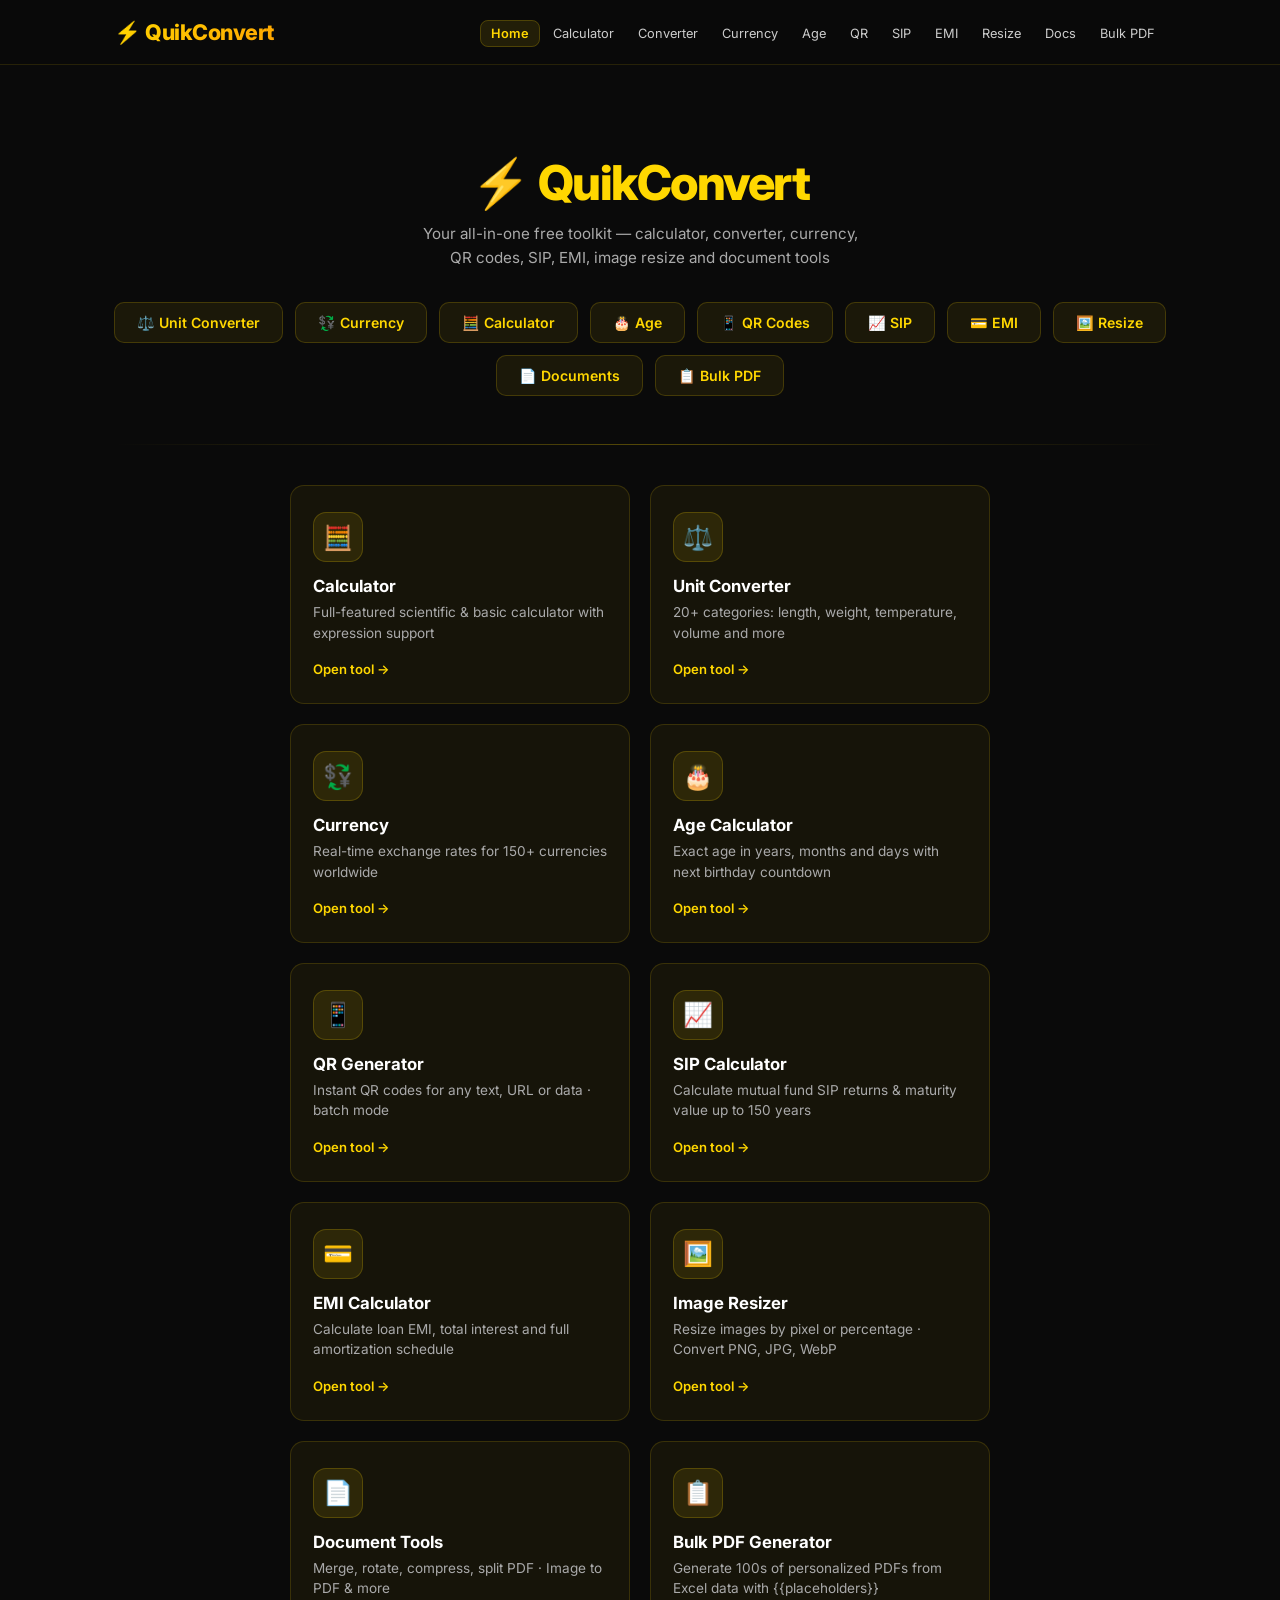
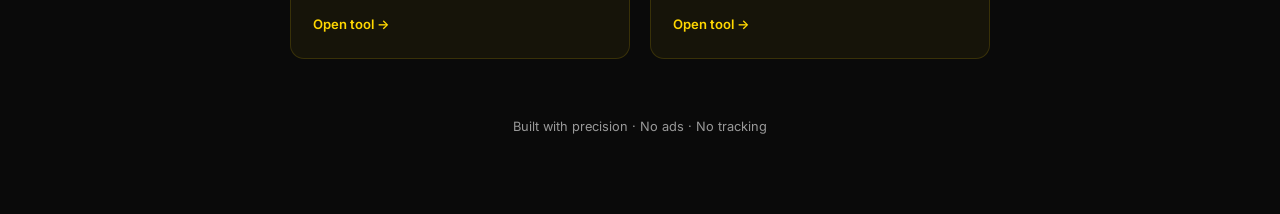
<file: index.html>
<!DOCTYPE html>
<html lang="en">
<head>
  <meta charset="UTF-8" />
  <meta name="viewport" content="width=device-width, initial-scale=1.0" />
  <title>Free Online Tools — Calculator, Converter, Currency &amp; More | QuikConvert</title>
  <meta name="description" content="QuikConvert offers free online tools: calculator, unit converter, currency converter, age calculator, QR generator, SIP calculator, EMI calculator, image resizer, and document converter. Fast, accurate and free.">
  <link rel="preconnect" href="https://fonts.googleapis.com">
  <link rel="preconnect" href="https://fonts.gstatic.com" crossorigin>
  <link rel="preload" as="style" href="https://fonts.googleapis.com/css2?family=Inter:wght@300;400;500;600;700;800&display=swap" onload="this.onload=null;this.rel='stylesheet'">
  <noscript><link rel="stylesheet" href="https://fonts.googleapis.com/css2?family=Inter:wght@300;400;500;600;700;800&display=swap"></noscript>
  <link rel="stylesheet" href="style.css" />
  <link rel="icon" href="favicon.svg" type="image/svg+xml">
  <link rel="apple-touch-icon" href="icon-192.png">
</head>
<body>

<nav class="navbar">
  <div class="navbar-inner">
    <a href="index.html" class="logo">⚡ QuikConvert</a>
    <ul class="nav-links">
      <li><a href="index.html"      class="nav-link active">Home</a></li>
      <li><a href="calculator.html" class="nav-link">Calculator</a></li>
      <li><a href="converter.html"  class="nav-link">Converter</a></li>
      <li><a href="currency.html"   class="nav-link">Currency</a></li>
      <li><a href="age.html"        class="nav-link">Age</a></li>
      <li><a href="qr.html"         class="nav-link">QR</a></li>
      <li><a href="sip.html"        class="nav-link">SIP</a></li>
      <li><a href="emi.html"        class="nav-link">EMI</a></li>
      <li><a href="resize.html"     class="nav-link">Resize</a></li>
      <li><a href="document.html"   class="nav-link">Docs</a></li>
    <li><a href="bulkpdf.html" class="nav-link">Bulk PDF</a></li>
    </ul>
    <button class="hamburger" id="hamburger">☰</button>
  </div>
  <div class="mobile-menu" id="nav-menu">
    <a href="index.html"      class="nav-link">Home</a>
    <a href="calculator.html" class="nav-link">Calculator</a>
    <a href="converter.html"  class="nav-link">Converter</a>
    <a href="currency.html"   class="nav-link">Currency</a>
    <a href="age.html"        class="nav-link">Age</a>
    <a href="qr.html"         class="nav-link">QR</a>
    <a href="sip.html"        class="nav-link">SIP</a>
    <a href="emi.html"        class="nav-link">EMI</a>
    <a href="resize.html"     class="nav-link">Resize</a>
    <a href="document.html"   class="nav-link">Docs</a>
  </div>
</nav>

<main class="page">

  <!-- HERO LOGO -->
  <div style="text-align:center;padding:44px 24px 32px;">
    <div style="font-size:3rem;font-weight:800;letter-spacing:-1.5px;color:#FFD700;line-height:1.1;">⚡ QuikConvert</div>
    <p style="color:#aaa;font-size:.95rem;margin:12px auto 0;max-width:460px;line-height:1.6;">
      Your all-in-one free toolkit — calculator, converter, currency, QR codes, SIP, EMI, image resize and document tools
    </p>
  </div>

  <!-- CTA ROW -->
  <div class="cta-row" style="margin-top:0;padding-top:0;">
    <a href="converter.html"  class="cta-btn">⚖️ Unit Converter</a>
    <a href="currency.html"   class="cta-btn">💱 Currency</a>
    <a href="calculator.html" class="cta-btn">🧮 Calculator</a>
    <a href="age.html"        class="cta-btn">🎂 Age</a>
    <a href="qr.html"         class="cta-btn">📱 QR Codes</a>
    <a href="sip.html"        class="cta-btn">📈 SIP</a>
    <a href="emi.html"        class="cta-btn">💳 EMI</a>
    <a href="resize.html"     class="cta-btn">🖼️ Resize</a>
    <a href="document.html"   class="cta-btn">📄 Documents</a>
    <a href="bulkpdf.html"    class="cta-btn">📋 Bulk PDF</a>
  </div>

  <div class="divider"></div>

  <!-- TOOL CARDS -->
  <div class="grid-3">
    <a href="calculator.html" class="tool-card fade-in" style="animation-delay:.05s">
      <div class="tool-icon">🧮</div>
      <div class="tool-name">Calculator</div>
      <div class="tool-desc">Full-featured scientific &amp; basic calculator with expression support</div>
      <div class="tool-link">Open tool →</div>
    </a>
    <a href="converter.html" class="tool-card fade-in" style="animation-delay:.10s">
      <div class="tool-icon">⚖️</div>
      <div class="tool-name">Unit Converter</div>
      <div class="tool-desc">20+ categories: length, weight, temperature, volume and more</div>
      <div class="tool-link">Open tool →</div>
    </a>
    <a href="currency.html" class="tool-card fade-in" style="animation-delay:.15s">
      <div class="tool-icon">💱</div>
      <div class="tool-name">Currency</div>
      <div class="tool-desc">Real-time exchange rates for 150+ currencies worldwide</div>
      <div class="tool-link">Open tool →</div>
    </a>
    <a href="age.html" class="tool-card fade-in" style="animation-delay:.20s">
      <div class="tool-icon">🎂</div>
      <div class="tool-name">Age Calculator</div>
      <div class="tool-desc">Exact age in years, months and days with next birthday countdown</div>
      <div class="tool-link">Open tool →</div>
    </a>
    <a href="qr.html" class="tool-card fade-in" style="animation-delay:.25s">
      <div class="tool-icon">📱</div>
      <div class="tool-name">QR Generator</div>
      <div class="tool-desc">Instant QR codes for any text, URL or data · batch mode</div>
      <div class="tool-link">Open tool →</div>
    </a>
    <a href="sip.html" class="tool-card fade-in" style="animation-delay:.30s">
      <div class="tool-icon">📈</div>
      <div class="tool-name">SIP Calculator</div>
      <div class="tool-desc">Calculate mutual fund SIP returns &amp; maturity value up to 150 years</div>
      <div class="tool-link">Open tool →</div>
    </a>
    <a href="emi.html" class="tool-card fade-in" style="animation-delay:.35s">
      <div class="tool-icon">💳</div>
      <div class="tool-name">EMI Calculator</div>
      <div class="tool-desc">Calculate loan EMI, total interest and full amortization schedule</div>
      <div class="tool-link">Open tool →</div>
    </a>
    <a href="resize.html" class="tool-card fade-in" style="animation-delay:.40s">
      <div class="tool-icon">🖼️</div>
      <div class="tool-name">Image Resizer</div>
      <div class="tool-desc">Resize images by pixel or percentage · Convert PNG, JPG, WebP</div>
      <div class="tool-link">Open tool →</div>
    </a>
    <a href="document.html" class="tool-card fade-in" style="animation-delay:.45s">
      <div class="tool-icon">📄</div>
      <div class="tool-name">Document Tools</div>
      <div class="tool-desc">Merge, rotate, compress, split PDF · Image to PDF &amp; more</div>
      <div class="tool-link">Open tool →</div>
    </a>
    <a href="bulkpdf.html" class="tool-card fade-in" style="animation-delay:.50s">
      <div class="tool-icon">📋</div>
      <div class="tool-name">Bulk PDF Generator</div>
      <div class="tool-desc">Generate 100s of personalized PDFs from Excel data with {{placeholders}}</div>
      <div class="tool-link">Open tool →</div>
    </a>
  </div>

  <p style="text-align:center;margin-top:60px;color:#999;font-size:.8rem;">
    Built with precision · No ads · No tracking
  </p>
</main>

<script src="script.js"></script>
</body>
</html>
</file>
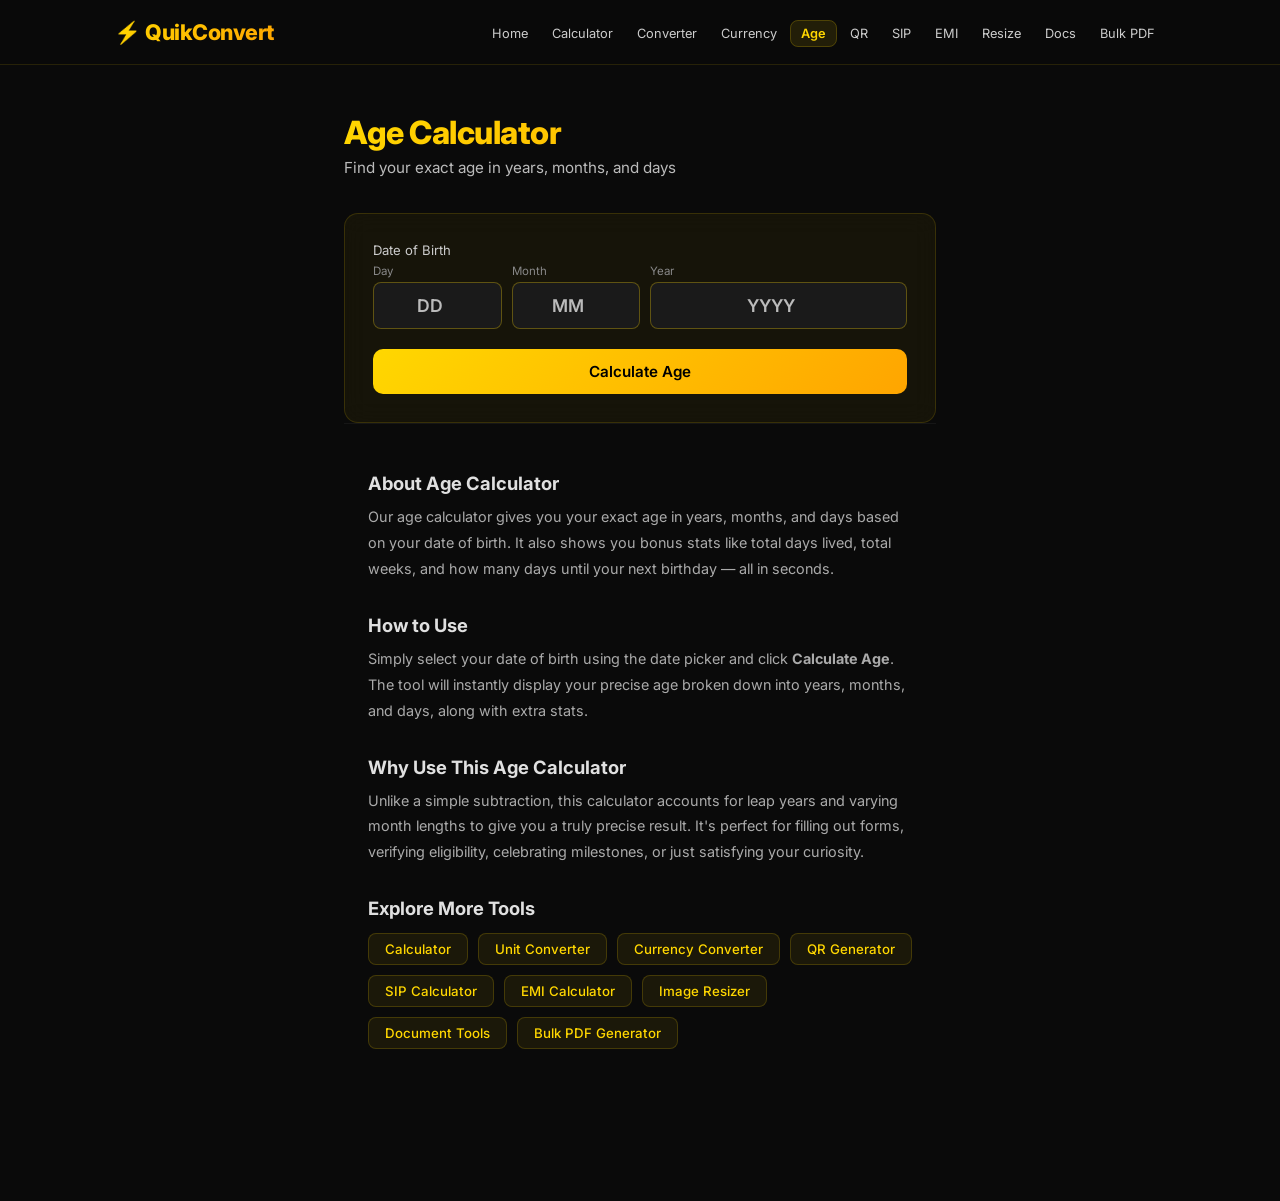
<file: age.html>
<!DOCTYPE html>
<html lang="en">
<head>
  <meta charset="UTF-8" />
  <meta name="viewport" content="width=device-width, initial-scale=1.0" />
  <title>Age Calculator — QuikConvert</title>
  <meta name="description" content="Calculate your exact age in years, months and days instantly. Simple and accurate age calculator online. No signup required.">
  <link rel="preconnect" href="https://fonts.googleapis.com">
  <link rel="preconnect" href="https://fonts.gstatic.com" crossorigin>
  <link rel="preload" as="style" href="https://fonts.googleapis.com/css2?family=Inter:wght@300;400;500;600;700;800&display=swap" onload="this.onload=null;this.rel='stylesheet'">
  <noscript><link rel="stylesheet" href="https://fonts.googleapis.com/css2?family=Inter:wght@300;400;500;600;700;800&display=swap"></noscript>
  <link rel="stylesheet" href="style.css" />
  <link rel="icon" href="favicon.svg" type="image/svg+xml">
  <link rel="apple-touch-icon" href="icon-192.png">
</head>
<body>

<nav class="navbar">
  <div class="navbar-inner">
    <a href="index.html" class="logo">⚡ QuikConvert</a>
    <ul class="nav-links">
      <li><a href="index.html"      class="nav-link">Home</a></li>
      <li><a href="calculator.html" class="nav-link">Calculator</a></li>
      <li><a href="converter.html"  class="nav-link">Converter</a></li>
      <li><a href="currency.html"   class="nav-link">Currency</a></li>
      <li><a href="age.html"        class="nav-link">Age</a></li>
      <li><a href="qr.html"         class="nav-link">QR</a></li>
      <li><a href="sip.html"        class="nav-link">SIP</a></li>
      <li><a href="emi.html"        class="nav-link">EMI</a></li>
      <li><a href="resize.html"     class="nav-link">Resize</a></li>
      <li><a href="document.html"   class="nav-link">Docs</a></li>
    <li><a href="bulkpdf.html" class="nav-link">Bulk PDF</a></li>
    </ul>
    <button class="hamburger" id="hamburger">☰</button>
  </div>
  <div class="mobile-menu" id="nav-menu">
    <a href="index.html"      class="nav-link">Home</a>
    <a href="calculator.html" class="nav-link">Calculator</a>
    <a href="converter.html"  class="nav-link">Converter</a>
    <a href="currency.html"   class="nav-link">Currency</a>
    <a href="age.html"        class="nav-link">Age</a>
    <a href="qr.html"         class="nav-link">QR</a>
    <a href="sip.html"        class="nav-link">SIP</a>
    <a href="emi.html"        class="nav-link">EMI</a>
    <a href="resize.html"     class="nav-link">Resize</a>
    <a href="document.html"   class="nav-link">Docs</a>
  </div>
</nav>

<main class="page-sm">
  <h1 class="page-title">Age Calculator</h1>
  <p class="page-sub">Find your exact age in years, months, and days</p>

  <div class="card">
    <label>Date of Birth</label>
    <div style="display:flex;gap:10px;margin-bottom:20px;">
      <div style="flex:1;display:flex;flex-direction:column;gap:4px;">
        <span style="font-size:.72rem;color:#888;">Day</span>
        <input type="number" id="age-dd" min="1" max="31" placeholder="DD"
               style="text-align:center;padding:12px 8px;font-size:1.1rem;font-weight:600;background:#1a1a1a;border:1px solid rgba(255,215,0,.3);border-radius:8px;color:#fff;width:100%;box-sizing:border-box;"
               inputmode="numeric" maxlength="2">
      </div>
      <div style="flex:1;display:flex;flex-direction:column;gap:4px;">
        <span style="font-size:.72rem;color:#888;">Month</span>
        <input type="number" id="age-mm" min="1" max="12" placeholder="MM"
               style="text-align:center;padding:12px 8px;font-size:1.1rem;font-weight:600;background:#1a1a1a;border:1px solid rgba(255,215,0,.3);border-radius:8px;color:#fff;width:100%;box-sizing:border-box;"
               inputmode="numeric" maxlength="2">
      </div>
      <div style="flex:2;display:flex;flex-direction:column;gap:4px;">
        <span style="font-size:.72rem;color:#888;">Year</span>
        <input type="number" id="age-yy" min="1900" max="2099" placeholder="YYYY"
               style="text-align:center;padding:12px 8px;font-size:1.1rem;font-weight:600;background:#1a1a1a;border:1px solid rgba(255,215,0,.3);border-radius:8px;color:#fff;width:100%;box-sizing:border-box;"
               inputmode="numeric" maxlength="4">
      </div>
    </div>
    <p class="error" id="age-error"></p>
    <button class="btn btn-gold" id="age-calc-btn">Calculate Age</button>

    <div id="age-result-box" style="display:none;margin-top:28px;" class="fade-in">
      <div class="result-box" style="text-align:center;margin-bottom:16px;">
        <div class="age-main" id="age-years-display"></div>
        <div class="age-sub"  id="age-sub-display"></div>
      </div>
      <div class="age-stats" id="age-stats"></div>
      <div class="age-bday"  id="age-bday"></div>
    </div>
  </div>
</div>

<!-- SEO CONTENT -->
<div class="seo-section">
  <h2>About Age Calculator</h2>
  <p>Our age calculator gives you your exact age in years, months, and days based on your date of birth. It also shows you bonus stats like total days lived, total weeks, and how many days until your next birthday — all in seconds.</p>

  <h2>How to Use</h2>
  <p>Simply select your date of birth using the date picker and click <strong>Calculate Age</strong>. The tool will instantly display your precise age broken down into years, months, and days, along with extra stats.</p>

  <h2>Why Use This Age Calculator</h2>
  <p>Unlike a simple subtraction, this calculator accounts for leap years and varying month lengths to give you a truly precise result. It's perfect for filling out forms, verifying eligibility, celebrating milestones, or just satisfying your curiosity.</p>

    <h2>Explore More Tools</h2>
  <div class="tool-links">
    <a href="calculator.html">Calculator</a>
    <a href="converter.html">Unit Converter</a>
    <a href="currency.html">Currency Converter</a>
    <a href="qr.html">QR Generator</a>
    <a href="sip.html">SIP Calculator</a>
    <a href="emi.html">EMI Calculator</a>
    <a href="resize.html">Image Resizer</a>
    <a href="document.html">Document Tools</a>
    <a href="bulkpdf.html">Bulk PDF Generator</a>
  </div>
</main>

<script src="script.js"></script>
</body>
</html>
</file>
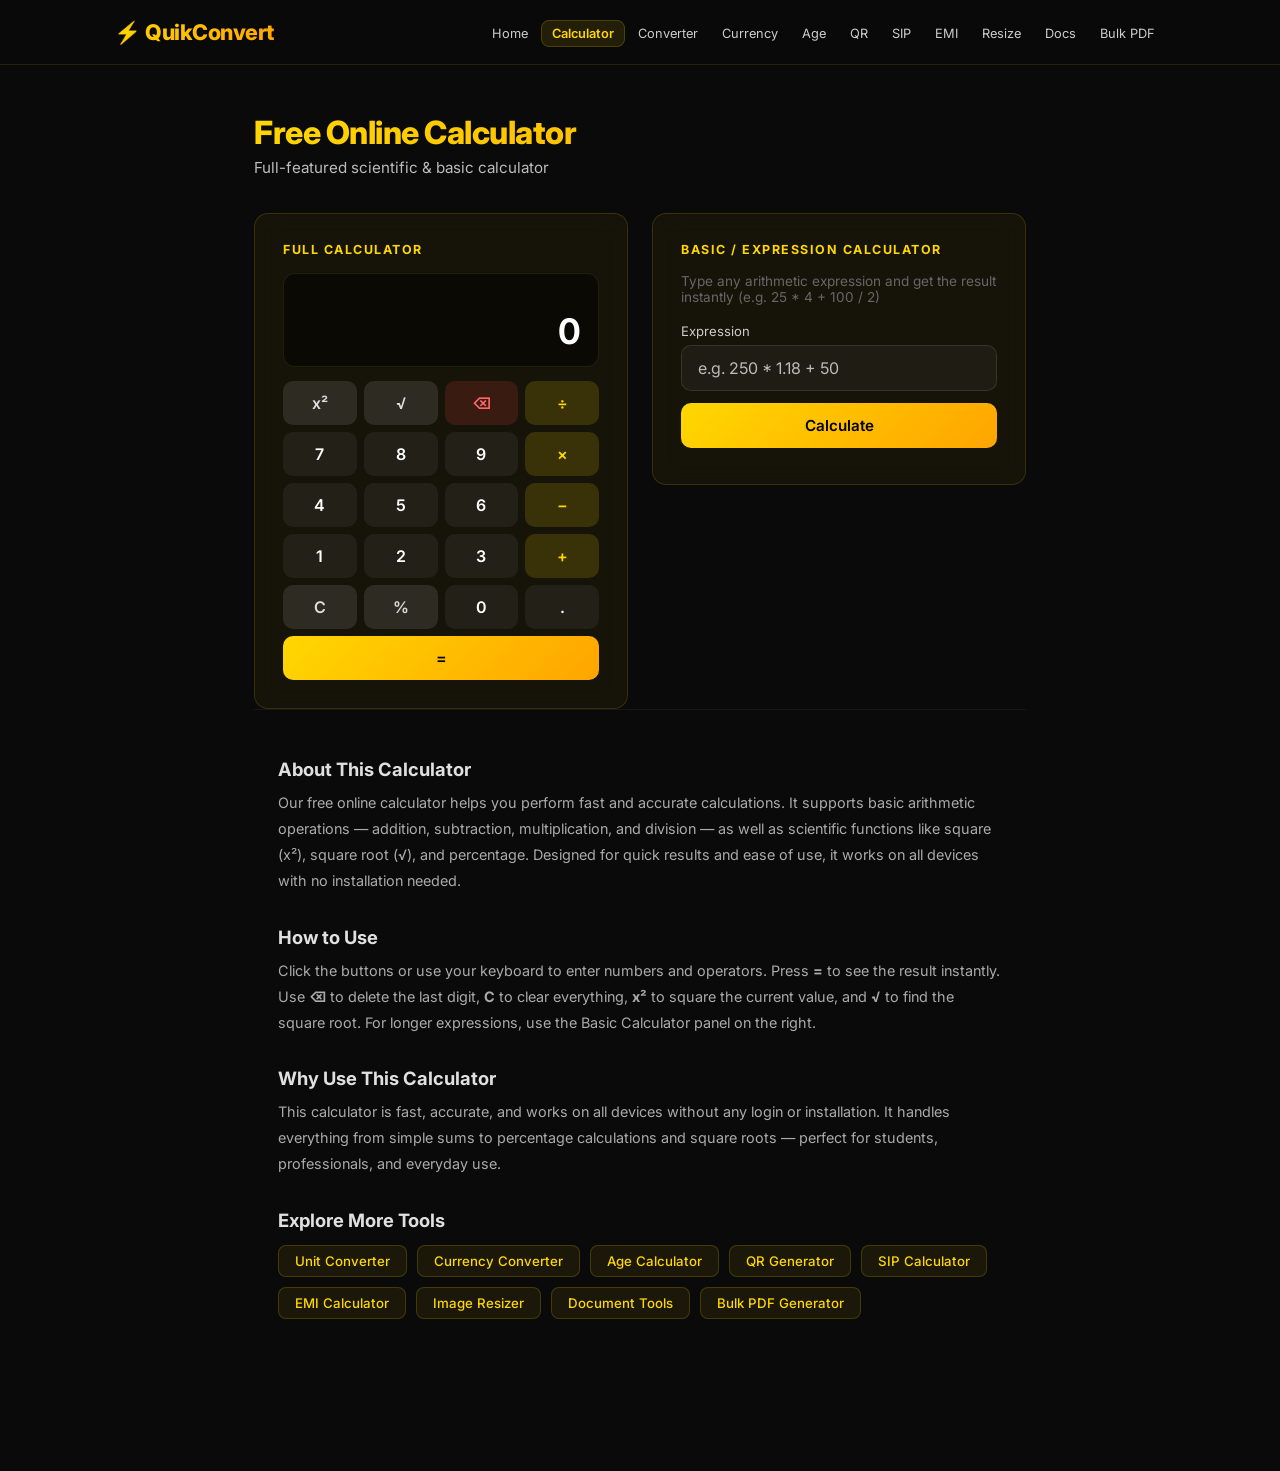
<file: calculator.html>
<!DOCTYPE html>
<html lang="en">
<head>
  <meta charset="UTF-8" />
  <meta name="viewport" content="width=device-width, initial-scale=1.0" />
  <title>Free Online Calculator — QuikConvert</title>
  <meta name="description" content="Use our free online calculator for quick and accurate calculations. Supports basic arithmetic, square, square root and more. Fast results, no install needed.">
  <link rel="preconnect" href="https://fonts.googleapis.com">
  <link rel="preconnect" href="https://fonts.gstatic.com" crossorigin>
  <link rel="preload" as="style" href="https://fonts.googleapis.com/css2?family=Inter:wght@300;400;500;600;700;800&display=swap" onload="this.onload=null;this.rel='stylesheet'">
  <noscript><link rel="stylesheet" href="https://fonts.googleapis.com/css2?family=Inter:wght@300;400;500;600;700;800&display=swap"></noscript>
  <link rel="stylesheet" href="style.css" />
  <link rel="icon" href="favicon.svg" type="image/svg+xml">
  <link rel="apple-touch-icon" href="icon-192.png">
</head>
<body>

<nav class="navbar">
  <div class="navbar-inner">
    <a href="index.html" class="logo">⚡ QuikConvert</a>
    <ul class="nav-links">
      <li><a href="index.html"      class="nav-link">Home</a></li>
      <li><a href="calculator.html" class="nav-link">Calculator</a></li>
      <li><a href="converter.html"  class="nav-link">Converter</a></li>
      <li><a href="currency.html"   class="nav-link">Currency</a></li>
      <li><a href="age.html"        class="nav-link">Age</a></li>
      <li><a href="qr.html"         class="nav-link">QR</a></li>
      <li><a href="sip.html"        class="nav-link">SIP</a></li>
      <li><a href="emi.html"        class="nav-link">EMI</a></li>
      <li><a href="resize.html"     class="nav-link">Resize</a></li>
      <li><a href="document.html"   class="nav-link">Docs</a></li>
    <li><a href="bulkpdf.html" class="nav-link">Bulk PDF</a></li>
    </ul>
    <button class="hamburger" id="hamburger">☰</button>
  </div>
  <div class="mobile-menu" id="nav-menu">
    <a href="index.html"      class="nav-link">Home</a>
    <a href="calculator.html" class="nav-link">Calculator</a>
    <a href="converter.html"  class="nav-link">Converter</a>
    <a href="currency.html"   class="nav-link">Currency</a>
    <a href="age.html"        class="nav-link">Age</a>
    <a href="qr.html"         class="nav-link">QR</a>
    <a href="sip.html"        class="nav-link">SIP</a>
    <a href="emi.html"        class="nav-link">EMI</a>
    <a href="resize.html"     class="nav-link">Resize</a>
    <a href="document.html"   class="nav-link">Docs</a>
  </div>
</nav>

<main class="page-md">
  <h1 class="page-title">Free Online Calculator</h1>
  <p class="page-sub">Full-featured scientific &amp; basic calculator</p>

  <div class="grid-2">

    <div class="card glow">
      <div class="section-label">Full Calculator</div>
      <div class="calc-screen">
        <div class="calc-expr"    id="calc-expr"></div>
        <div class="calc-display" id="calc-display">0</div>
      </div>
      <div class="calc-grid">
        <button class="calc-btn func"   data-val="x²">x²</button>
        <button class="calc-btn func"   data-val="√">√</button>
        <button class="calc-btn del"    data-val="⌫">⌫</button>
        <button class="calc-btn op"     data-val="÷">÷</button>

        <button class="calc-btn digit"  data-val="7">7</button>
        <button class="calc-btn digit"  data-val="8">8</button>
        <button class="calc-btn digit"  data-val="9">9</button>
        <button class="calc-btn op"     data-val="×">×</button>

        <button class="calc-btn digit"  data-val="4">4</button>
        <button class="calc-btn digit"  data-val="5">5</button>
        <button class="calc-btn digit"  data-val="6">6</button>
        <button class="calc-btn op"     data-val="−">−</button>

        <button class="calc-btn digit"  data-val="1">1</button>
        <button class="calc-btn digit"  data-val="2">2</button>
        <button class="calc-btn digit"  data-val="3">3</button>
        <button class="calc-btn op"     data-val="+">+</button>

        <button class="calc-btn func"   data-val="C">C</button>
        <button class="calc-btn func"   data-val="%">%</button>
        <button class="calc-btn digit"  data-val="0">0</button>
        <button class="calc-btn digit"  data-val=".">.</button>

        <button class="calc-btn equals" data-val="=" style="grid-column:span 4;">=</button>
      </div>
    </div>

    <div class="card" style="align-self:start">
      <div class="section-label">Basic / Expression Calculator</div>
      <p style="color:#666;font-size:.85rem;margin-bottom:18px;">
        Type any arithmetic expression and get the result instantly (e.g. 25 * 4 + 100 / 2)
      </p>
      <label for="basic-input">Expression</label>
      <input type="text" id="basic-input" placeholder="e.g. 250 * 1.18 + 50" style="margin-bottom:12px;" />
      <button class="btn btn-gold" id="basic-calc-btn">Calculate</button>
      <p class="error" id="basic-error"></p>
      <div class="result-box" id="basic-result-box" style="display:none">
        <div class="result-label">Result</div>
        <div class="result-value" id="basic-result"></div>
      </div>
    </div>

  </div>
</div>

<!-- SEO CONTENT -->
<div class="seo-section">
  <h2>About This Calculator</h2>
  <p>Our free online calculator helps you perform fast and accurate calculations. It supports basic arithmetic operations — addition, subtraction, multiplication, and division — as well as scientific functions like square (x²), square root (√), and percentage. Designed for quick results and ease of use, it works on all devices with no installation needed.</p>

  <h2>How to Use</h2>
  <p>Click the buttons or use your keyboard to enter numbers and operators. Press <strong>=</strong> to see the result instantly. Use <strong>⌫</strong> to delete the last digit, <strong>C</strong> to clear everything, <strong>x²</strong> to square the current value, and <strong>√</strong> to find the square root. For longer expressions, use the Basic Calculator panel on the right.</p>

  <h2>Why Use This Calculator</h2>
  <p>This calculator is fast, accurate, and works on all devices without any login or installation. It handles everything from simple sums to percentage calculations and square roots — perfect for students, professionals, and everyday use.</p>

    <h2>Explore More Tools</h2>
  <div class="tool-links">
    <a href="converter.html">Unit Converter</a>
    <a href="currency.html">Currency Converter</a>
    <a href="age.html">Age Calculator</a>
    <a href="qr.html">QR Generator</a>
    <a href="sip.html">SIP Calculator</a>
    <a href="emi.html">EMI Calculator</a>
    <a href="resize.html">Image Resizer</a>
    <a href="document.html">Document Tools</a>
    <a href="bulkpdf.html">Bulk PDF Generator</a>
  </div>
</main>

<script src="script.js"></script>
</body>
</html>
</file>
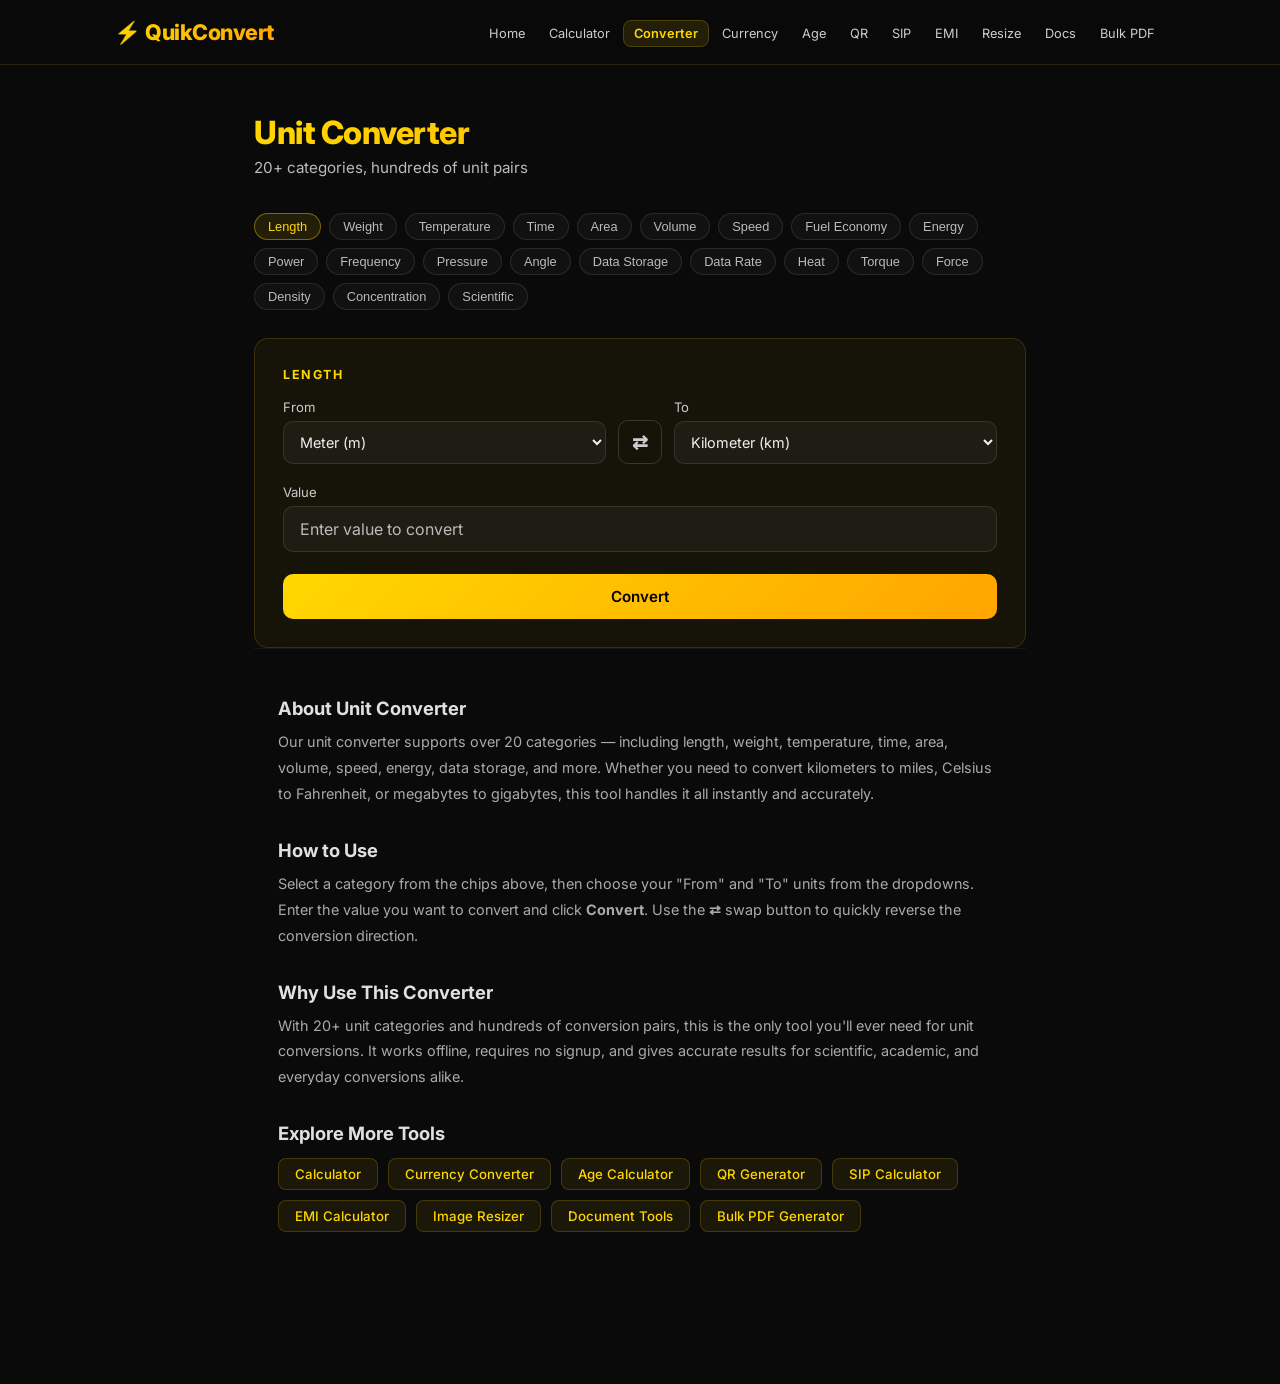
<file: converter.html>
<!DOCTYPE html>
<html lang="en">
<head>
  <meta charset="UTF-8" />
  <meta name="viewport" content="width=device-width, initial-scale=1.0" />
  <title>Unit Converter — QuikConvert</title>
  <meta name="description" content="Convert units like length, weight, temperature, time and more instantly. 20+ categories, hundreds of unit pairs. Fast and accurate unit converter online.">
  <link rel="preconnect" href="https://fonts.googleapis.com">
  <link rel="preconnect" href="https://fonts.gstatic.com" crossorigin>
  <link rel="preload" as="style" href="https://fonts.googleapis.com/css2?family=Inter:wght@300;400;500;600;700;800&display=swap" onload="this.onload=null;this.rel='stylesheet'">
  <noscript><link rel="stylesheet" href="https://fonts.googleapis.com/css2?family=Inter:wght@300;400;500;600;700;800&display=swap"></noscript>
  <link rel="stylesheet" href="style.css" />
  <link rel="icon" href="favicon.svg" type="image/svg+xml">
  <link rel="apple-touch-icon" href="icon-192.png">
</head>
<body>

<nav class="navbar">
  <div class="navbar-inner">
    <a href="index.html" class="logo">⚡ QuikConvert</a>
    <ul class="nav-links">
      <li><a href="index.html"      class="nav-link">Home</a></li>
      <li><a href="calculator.html" class="nav-link">Calculator</a></li>
      <li><a href="converter.html"  class="nav-link">Converter</a></li>
      <li><a href="currency.html"   class="nav-link">Currency</a></li>
      <li><a href="age.html"        class="nav-link">Age</a></li>
      <li><a href="qr.html"         class="nav-link">QR</a></li>
      <li><a href="sip.html"        class="nav-link">SIP</a></li>
      <li><a href="emi.html"        class="nav-link">EMI</a></li>
      <li><a href="resize.html"     class="nav-link">Resize</a></li>
      <li><a href="document.html"   class="nav-link">Docs</a></li>
    <li><a href="bulkpdf.html" class="nav-link">Bulk PDF</a></li>
    </ul>
    <button class="hamburger" id="hamburger">☰</button>
  </div>
  <div class="mobile-menu" id="nav-menu">
    <a href="index.html"      class="nav-link">Home</a>
    <a href="calculator.html" class="nav-link">Calculator</a>
    <a href="converter.html"  class="nav-link">Converter</a>
    <a href="currency.html"   class="nav-link">Currency</a>
    <a href="age.html"        class="nav-link">Age</a>
    <a href="qr.html"         class="nav-link">QR</a>
    <a href="sip.html"        class="nav-link">SIP</a>
    <a href="emi.html"        class="nav-link">EMI</a>
    <a href="resize.html"     class="nav-link">Resize</a>
    <a href="document.html"   class="nav-link">Docs</a>
  </div>
</nav>

<main class="page-md">
  <h1 class="page-title">Unit Converter</h1>
  <p class="page-sub">20+ categories, hundreds of unit pairs</p>

  <div class="chip-row" id="chip-row"></div>

  <div class="card">
    <div class="section-label" id="converter-cat-label">Length</div>

    <div class="from-to" style="margin-bottom:20px;">
      <div>
        <label for="converter-from">From</label>
        <select id="converter-from"></select>
      </div>
      <div style="padding-top:22px;">
        <button class="btn btn-ghost btn-icon" id="converter-swap" title="Swap units">⇄</button>
      </div>
      <div>
        <label for="converter-to">To</label>
        <select id="converter-to"></select>
      </div>
    </div>

    <label for="converter-value">Value</label>
    <input type="number" id="converter-value" placeholder="Enter value to convert" style="margin-bottom:14px;" />
    <p class="error" id="converter-error"></p>
    <button class="btn btn-gold" id="converter-btn">Convert</button>

    <div class="result-box" id="converter-result-box" style="display:none;margin-top:20px;">
      <div class="result-label">Result</div>
      <div class="result-value" id="converter-result-value"></div>
      <div class="result-sub"   id="converter-result-sub"></div>
    </div>
  </div>
</div>

<!-- SEO CONTENT -->
<div class="seo-section">
  <h2>About Unit Converter</h2>
  <p>Our unit converter supports over 20 categories — including length, weight, temperature, time, area, volume, speed, energy, data storage, and more. Whether you need to convert kilometers to miles, Celsius to Fahrenheit, or megabytes to gigabytes, this tool handles it all instantly and accurately.</p>

  <h2>How to Use</h2>
  <p>Select a category from the chips above, then choose your "From" and "To" units from the dropdowns. Enter the value you want to convert and click <strong>Convert</strong>. Use the <strong>⇄</strong> swap button to quickly reverse the conversion direction.</p>

  <h2>Why Use This Converter</h2>
  <p>With 20+ unit categories and hundreds of conversion pairs, this is the only tool you'll ever need for unit conversions. It works offline, requires no signup, and gives accurate results for scientific, academic, and everyday conversions alike.</p>

    <h2>Explore More Tools</h2>
  <div class="tool-links">
    <a href="calculator.html">Calculator</a>
    <a href="currency.html">Currency Converter</a>
    <a href="age.html">Age Calculator</a>
    <a href="qr.html">QR Generator</a>
    <a href="sip.html">SIP Calculator</a>
    <a href="emi.html">EMI Calculator</a>
    <a href="resize.html">Image Resizer</a>
    <a href="document.html">Document Tools</a>
    <a href="bulkpdf.html">Bulk PDF Generator</a>
  </div>
</main>

<script src="script.js"></script>
</body>
</html>
</file>
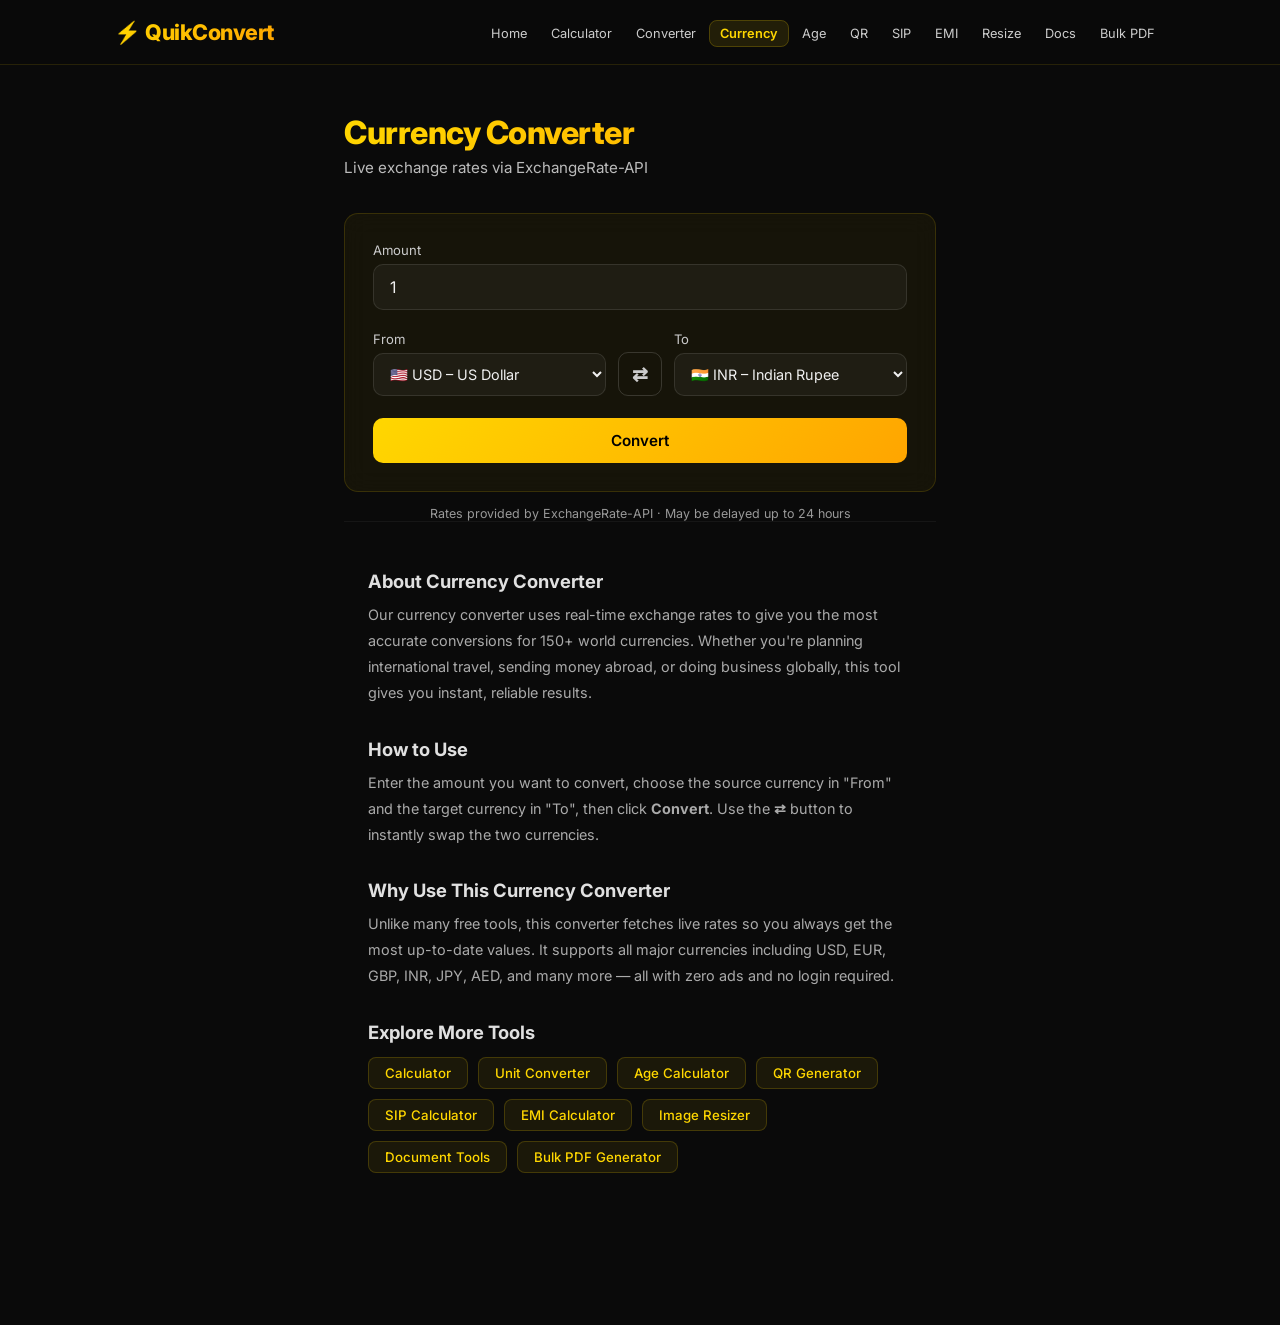
<file: currency.html>
<!DOCTYPE html>
<html lang="en">
<head>
  <meta charset="UTF-8" />
  <meta name="viewport" content="width=device-width, initial-scale=1.0" />
  <title>Currency Converter — QuikConvert</title>
  <meta name="description" content="Convert currencies with real-time exchange rates. Supports USD, INR, EUR, GBP and 150+ currencies worldwide. Free, fast and accurate.">
  <link rel="preconnect" href="https://fonts.googleapis.com">
  <link rel="preconnect" href="https://fonts.gstatic.com" crossorigin>
  <link rel="preload" as="style" href="https://fonts.googleapis.com/css2?family=Inter:wght@300;400;500;600;700;800&display=swap" onload="this.onload=null;this.rel='stylesheet'">
  <noscript><link rel="stylesheet" href="https://fonts.googleapis.com/css2?family=Inter:wght@300;400;500;600;700;800&display=swap"></noscript>
  <link rel="stylesheet" href="style.css" />
  <link rel="icon" href="favicon.svg" type="image/svg+xml">
  <link rel="apple-touch-icon" href="icon-192.png">
</head>
<body>

<nav class="navbar">
  <div class="navbar-inner">
    <a href="index.html" class="logo">⚡ QuikConvert</a>
    <ul class="nav-links">
      <li><a href="index.html"      class="nav-link">Home</a></li>
      <li><a href="calculator.html" class="nav-link">Calculator</a></li>
      <li><a href="converter.html"  class="nav-link">Converter</a></li>
      <li><a href="currency.html"   class="nav-link">Currency</a></li>
      <li><a href="age.html"        class="nav-link">Age</a></li>
      <li><a href="qr.html"         class="nav-link">QR</a></li>
      <li><a href="sip.html"        class="nav-link">SIP</a></li>
      <li><a href="emi.html"        class="nav-link">EMI</a></li>
      <li><a href="resize.html"     class="nav-link">Resize</a></li>
      <li><a href="document.html"   class="nav-link">Docs</a></li>
    <li><a href="bulkpdf.html" class="nav-link">Bulk PDF</a></li>
    </ul>
    <button class="hamburger" id="hamburger">☰</button>
  </div>
  <div class="mobile-menu" id="nav-menu">
    <a href="index.html"      class="nav-link">Home</a>
    <a href="calculator.html" class="nav-link">Calculator</a>
    <a href="converter.html"  class="nav-link">Converter</a>
    <a href="currency.html"   class="nav-link">Currency</a>
    <a href="age.html"        class="nav-link">Age</a>
    <a href="qr.html"         class="nav-link">QR</a>
    <a href="sip.html"        class="nav-link">SIP</a>
    <a href="emi.html"        class="nav-link">EMI</a>
    <a href="resize.html"     class="nav-link">Resize</a>
    <a href="document.html"   class="nav-link">Docs</a>
  </div>
</nav>

<main class="page-sm">
  <h1 class="page-title">Currency Converter</h1>
  <p class="page-sub">Live exchange rates via ExchangeRate-API</p>

  <div class="card glow">
    <label for="currency-amount">Amount</label>
    <input type="text" inputmode="decimal" id="currency-amount" value="1"
           placeholder="Enter amount" style="margin-bottom:20px;" />

    <div class="from-to" style="margin-bottom:22px;">
      <div>
        <label for="currency-from">From</label>
        <select id="currency-from"></select>
      </div>
      <div style="padding-top:22px;">
        <button class="btn btn-ghost btn-icon" id="currency-swap" title="Swap currencies">⇄</button>
      </div>
      <div>
        <label for="currency-to">To</label>
        <select id="currency-to"></select>
      </div>
    </div>

    <p class="error" id="currency-error"></p>
    <button class="btn btn-gold" id="currency-btn">Convert</button>

    <div class="result-box" id="currency-result-box" style="display:none;margin-top:20px;">
      <div id="currency-result"></div>
    </div>
  </div>

  <p class="footer-note">Rates provided by ExchangeRate-API · May be delayed up to 24 hours</p>
</div>

<!-- SEO CONTENT -->
<div class="seo-section">
  <h2>About Currency Converter</h2>
  <p>Our currency converter uses real-time exchange rates to give you the most accurate conversions for 150+ world currencies. Whether you're planning international travel, sending money abroad, or doing business globally, this tool gives you instant, reliable results.</p>

  <h2>How to Use</h2>
  <p>Enter the amount you want to convert, choose the source currency in "From" and the target currency in "To", then click <strong>Convert</strong>. Use the <strong>⇄</strong> button to instantly swap the two currencies.</p>

  <h2>Why Use This Currency Converter</h2>
  <p>Unlike many free tools, this converter fetches live rates so you always get the most up-to-date values. It supports all major currencies including USD, EUR, GBP, INR, JPY, AED, and many more — all with zero ads and no login required.</p>

    <h2>Explore More Tools</h2>
  <div class="tool-links">
    <a href="calculator.html">Calculator</a>
    <a href="converter.html">Unit Converter</a>
    <a href="age.html">Age Calculator</a>
    <a href="qr.html">QR Generator</a>
    <a href="sip.html">SIP Calculator</a>
    <a href="emi.html">EMI Calculator</a>
    <a href="resize.html">Image Resizer</a>
    <a href="document.html">Document Tools</a>
    <a href="bulkpdf.html">Bulk PDF Generator</a>
  </div>
</main>

<script src="script.js"></script>
</body>
</html>
</file>
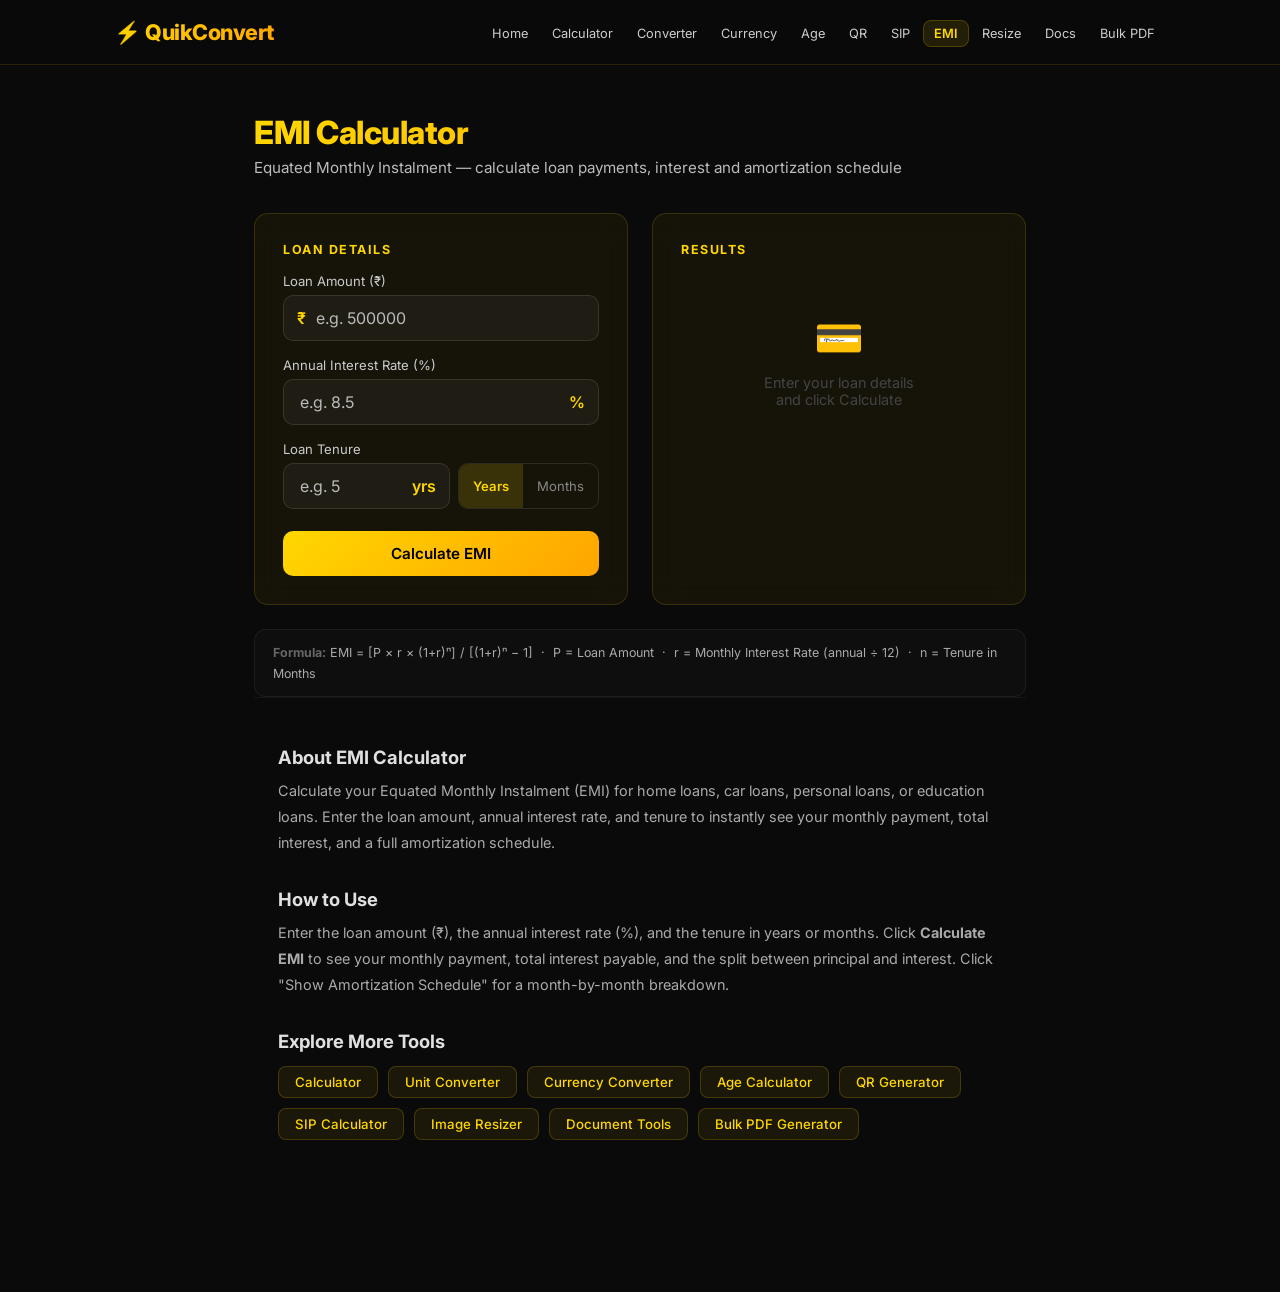
<file: emi.html>
<!DOCTYPE html>
<html lang="en">
<head>
  <meta charset="UTF-8" />
  <meta name="viewport" content="width=device-width, initial-scale=1.0" />
  <title>EMI Calculator — QuikConvert</title>
  <meta name="description" content="Calculate EMI for home loans, car loans and personal loans. Get monthly instalment, total interest and full amortization schedule instantly.">
  <link rel="preconnect" href="https://fonts.googleapis.com">
  <link rel="preconnect" href="https://fonts.gstatic.com" crossorigin>
  <link rel="preload" as="style" href="https://fonts.googleapis.com/css2?family=Inter:wght@300;400;500;600;700;800&display=swap" onload="this.onload=null;this.rel='stylesheet'">
  <noscript><link rel="stylesheet" href="https://fonts.googleapis.com/css2?family=Inter:wght@300;400;500;600;700;800&display=swap"></noscript>
  <link rel="stylesheet" href="style.css" />
  <link rel="icon" href="favicon.svg" type="image/svg+xml">
  <link rel="apple-touch-icon" href="icon-192.png">
</head>
<body>

<nav class="navbar">
  <div class="navbar-inner">
    <a href="index.html" class="logo">⚡ QuikConvert</a>
    <ul class="nav-links">
      <li><a href="index.html"      class="nav-link">Home</a></li>
      <li><a href="calculator.html" class="nav-link">Calculator</a></li>
      <li><a href="converter.html"  class="nav-link">Converter</a></li>
      <li><a href="currency.html"   class="nav-link">Currency</a></li>
      <li><a href="age.html"        class="nav-link">Age</a></li>
      <li><a href="qr.html"         class="nav-link">QR</a></li>
      <li><a href="sip.html"        class="nav-link">SIP</a></li>
      <li><a href="emi.html"        class="nav-link active">EMI</a></li>
      <li><a href="resize.html"     class="nav-link">Resize</a></li>
      <li><a href="document.html"   class="nav-link">Docs</a></li>
    <li><a href="bulkpdf.html" class="nav-link">Bulk PDF</a></li>
    </ul>
    <button class="hamburger" id="hamburger">☰</button>
  </div>
  <div class="mobile-menu" id="nav-menu">
    <a href="index.html"      class="nav-link">Home</a>
    <a href="calculator.html" class="nav-link">Calculator</a>
    <a href="converter.html"  class="nav-link">Converter</a>
    <a href="currency.html"   class="nav-link">Currency</a>
    <a href="age.html"        class="nav-link">Age</a>
    <a href="qr.html"         class="nav-link">QR</a>
    <a href="sip.html"        class="nav-link">SIP</a>
    <a href="emi.html"        class="nav-link">EMI</a>
    <a href="resize.html"     class="nav-link">Resize</a>
    <a href="document.html"   class="nav-link">Docs</a>
  </div>
</nav>

<main class="page-md">
  <h1 class="page-title">EMI Calculator</h1>
  <p class="page-sub">Equated Monthly Instalment — calculate loan payments, interest and amortization schedule</p>

  <div class="grid-2">

    <!-- Input card -->
    <div class="card glow">
      <div class="section-label">Loan Details</div>

      <label for="emi-amount">Loan Amount (₹)</label>
      <div style="position:relative;margin-bottom:16px;">
        <span class="input-prefix">₹</span>
        <input type="number" id="emi-amount" placeholder="e.g. 500000" min="1000"
               class="has-prefix" />
      </div>

      <label for="emi-rate">Annual Interest Rate (%)</label>
      <div style="position:relative;margin-bottom:16px;">
        <input type="number" id="emi-rate" placeholder="e.g. 8.5" min="0.1" max="50" step="0.1"
               class="has-suffix" />
        <span class="input-suffix">%</span>
      </div>

      <label for="emi-tenure">Loan Tenure</label>
      <div style="display:flex;gap:8px;margin-bottom:22px;">
        <div style="position:relative;flex:1;">
          <input type="number" id="emi-tenure" placeholder="e.g. 5" min="1" max="600"
                 class="has-suffix" />
          <span class="input-suffix" id="emi-tenure-suffix">yrs</span>
        </div>
        <div style="display:flex;border:1px solid rgba(255,255,255,.1);border-radius:10px;overflow:hidden;flex-shrink:0;">
          <button id="emi-unit-yr"
            style="background:rgba(255,215,0,.15);color:#FFD700;border:none;padding:0 14px;font-size:.82rem;font-weight:600;cursor:pointer;font-family:inherit;">Years</button>
          <button id="emi-unit-mo"
            style="background:transparent;color:#888;border:none;padding:0 14px;font-size:.82rem;cursor:pointer;font-family:inherit;">Months</button>
        </div>
      </div>

      <p class="error" id="emi-error"></p>
      <button class="btn btn-gold" id="emi-calc-btn">Calculate EMI</button>
    </div>

    <!-- Result card -->
    <div class="card" id="emi-result-card">
      <div class="section-label">Results</div>

      <div id="emi-placeholder" style="text-align:center;padding:40px 20px;color:#444;">
        <div style="font-size:2.5rem;margin-bottom:12px;">💳</div>
        <div style="font-size:.9rem;">Enter your loan details<br>and click Calculate</div>
      </div>

      <div id="emi-result-box" style="display:none;" class="fade-in">
        <div class="result-box" style="text-align:center;margin-bottom:16px;">
          <div class="result-label">Monthly EMI</div>
          <div class="result-value" id="emi-monthly"></div>
          <div class="result-sub"  id="emi-note"></div>
        </div>

        <div style="display:grid;grid-template-columns:1fr 1fr;gap:10px;margin-bottom:16px;">
          <div class="sip-stat">
            <div class="sip-stat-label">Principal Amount</div>
            <div class="sip-stat-val" id="emi-principal"></div>
          </div>
          <div class="sip-stat">
            <div class="sip-stat-label">Total Interest</div>
            <div class="sip-stat-val" style="color:#FFA500;" id="emi-interest"></div>
          </div>
        </div>

        <div style="margin-bottom:14px;">
          <div style="display:flex;justify-content:space-between;font-size:.74rem;color:#666;margin-bottom:5px;">
            <span id="emi-bar-principal-pct">Principal (0%)</span>
            <span id="emi-bar-interest-pct" style="color:#FFA500;">Interest (0%)</span>
          </div>
          <div class="sip-bar-track">
            <div class="sip-bar-invested" id="emi-bar-principal"></div>
            <div class="sip-bar-returns" style="background:rgba(255,165,0,0.5);" id="emi-bar-interest"></div>
          </div>
        </div>

        <div style="text-align:center;padding:12px;background:rgba(255,215,0,.05);border:1px solid rgba(255,215,0,.1);border-radius:12px;margin-bottom:14px;">
          <div style="font-size:.75rem;color:#666;margin-bottom:4px;">Total Amount Payable</div>
          <div style="font-size:1.5rem;font-weight:800;color:#FFD700;letter-spacing:-1px;" id="emi-total"></div>
        </div>

        <button id="emi-show-table" class="btn btn-ghost" style="width:100%;font-size:.85rem;">
          Show Amortization Schedule ▾
        </button>
      </div>
    </div>
  </div>

  <!-- Amortization table -->
  <div id="emi-table-wrap" style="display:none;margin-top:16px;" class="fade-in">
    <div class="card">
      <div class="section-label">Month-by-Month Amortization</div>
      <div style="overflow-x:auto;">
        <table id="emi-table"
          style="width:100%;border-collapse:collapse;font-size:.82rem;min-width:480px;">
          <thead>
            <tr style="color:#666;border-bottom:1px solid rgba(255,255,255,.1);">
              <th style="padding:9px 10px;text-align:left;font-weight:600;">Month</th>
              <th style="padding:9px 10px;text-align:right;font-weight:600;">EMI (₹)</th>
              <th style="padding:9px 10px;text-align:right;font-weight:600;">Principal (₹)</th>
              <th style="padding:9px 10px;text-align:right;font-weight:600;">Interest (₹)</th>
              <th style="padding:9px 10px;text-align:right;font-weight:600;">Balance (₹)</th>
            </tr>
          </thead>
          <tbody id="emi-table-body" style="color:#aaa;"></tbody>
        </table>
      </div>
      <p style="font-size:.75rem;color:#444;margin-top:12px;text-align:center;" id="emi-table-note"></p>
    </div>
  </div>

  <div style="margin-top:24px;padding:12px 18px;background:rgba(255,255,255,.02);border:1px solid rgba(255,255,255,.06);border-radius:12px;font-size:.78rem;color:#aaa;line-height:1.7;">
    <strong style="color:#666;">Formula:</strong>
    EMI = [P × r × (1+r)ⁿ] / [(1+r)ⁿ − 1] &nbsp;·&nbsp;
    P = Loan Amount &nbsp;·&nbsp; r = Monthly Interest Rate (annual ÷ 12) &nbsp;·&nbsp; n = Tenure in Months
  </div>
</div>

<div class="seo-section">
  <h2>About EMI Calculator</h2>
  <p>Calculate your Equated Monthly Instalment (EMI) for home loans, car loans, personal loans, or education loans. Enter the loan amount, annual interest rate, and tenure to instantly see your monthly payment, total interest, and a full amortization schedule.</p>
  <h2>How to Use</h2>
  <p>Enter the loan amount (₹), the annual interest rate (%), and the tenure in years or months. Click <strong>Calculate EMI</strong> to see your monthly payment, total interest payable, and the split between principal and interest. Click "Show Amortization Schedule" for a month-by-month breakdown.</p>
    <h2>Explore More Tools</h2>
  <div class="tool-links">
    <a href="calculator.html">Calculator</a>
    <a href="converter.html">Unit Converter</a>
    <a href="currency.html">Currency Converter</a>
    <a href="age.html">Age Calculator</a>
    <a href="qr.html">QR Generator</a>
    <a href="sip.html">SIP Calculator</a>
    <a href="resize.html">Image Resizer</a>
    <a href="document.html">Document Tools</a>
    <a href="bulkpdf.html">Bulk PDF Generator</a>
  </div>
</main>

<script src="script.js"></script>
</body>
</html>
</file>
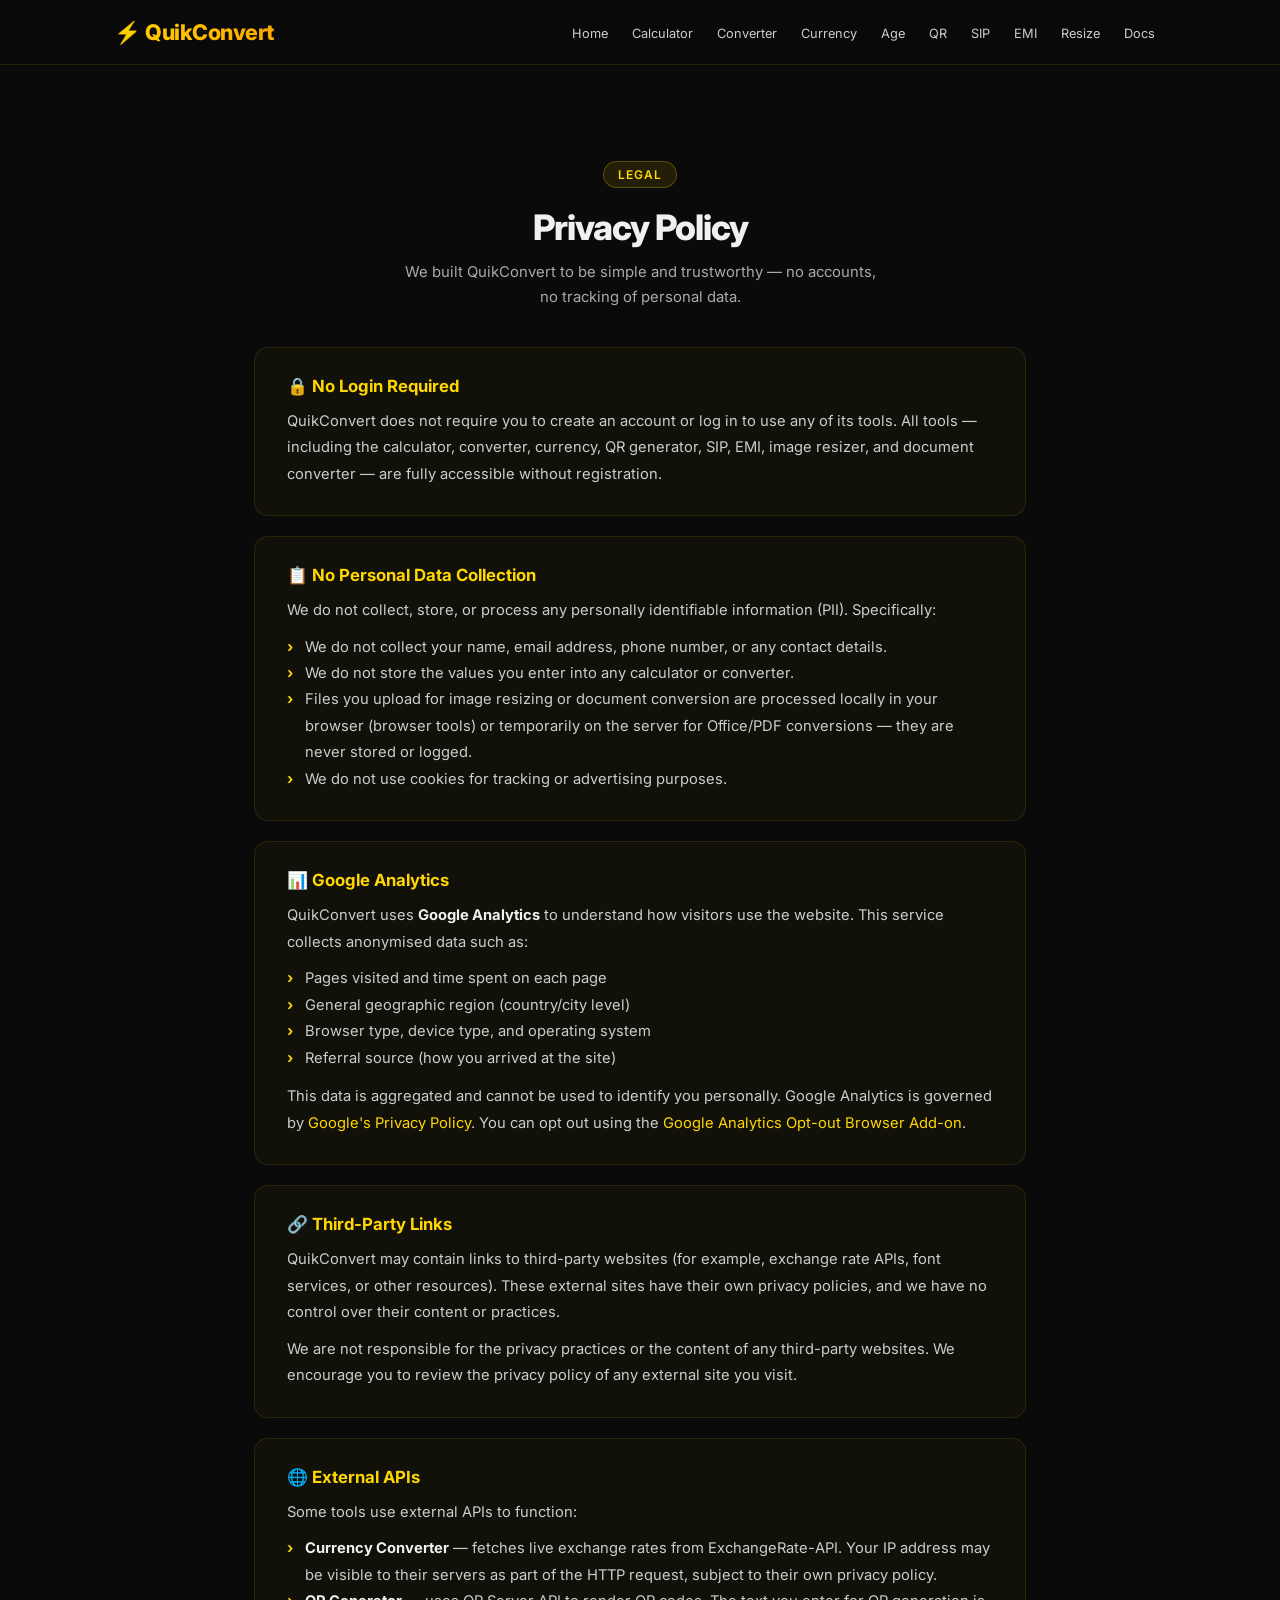
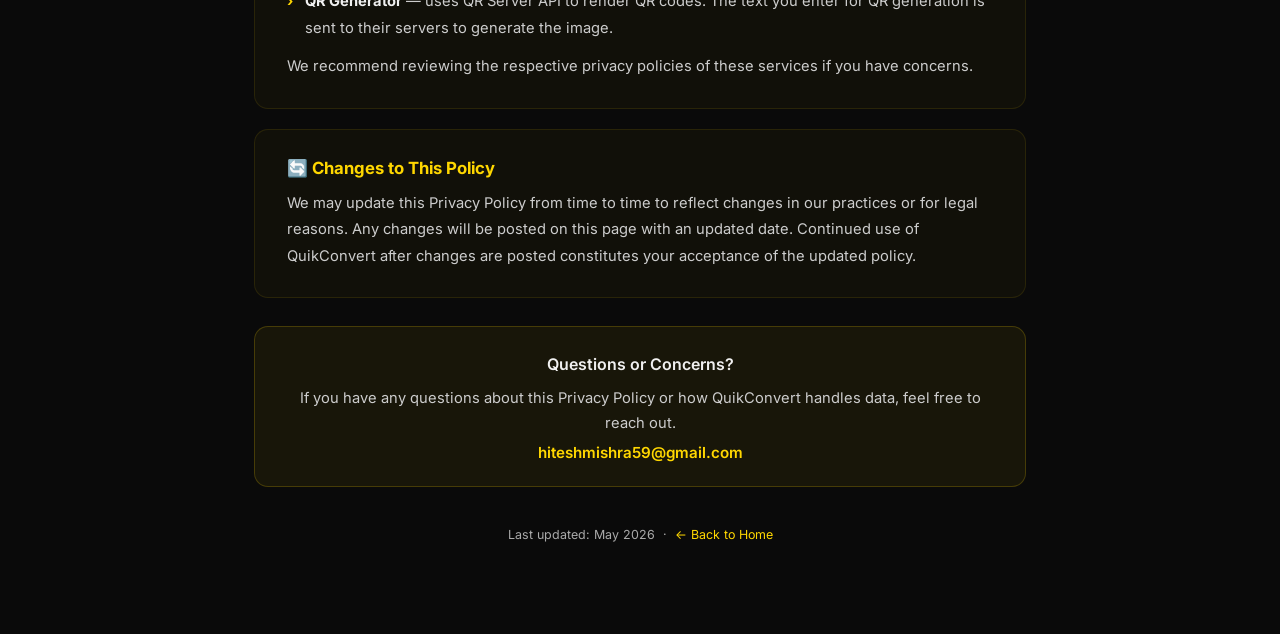
<file: privacy.html>
<!DOCTYPE html>
<html lang="en">
<head>
  <meta charset="UTF-8" />
  <meta name="viewport" content="width=device-width, initial-scale=1.0" />
  <title>Privacy Policy — QuikConvert</title>
  <meta name="description" content="QuikConvert Privacy Policy — we do not collect personal data or require login. Learn how we use Google Analytics and handle third-party links.">
  <link rel="preconnect" href="https://fonts.googleapis.com">
  <link rel="preconnect" href="https://fonts.gstatic.com" crossorigin>
  <link rel="preload" as="style" href="https://fonts.googleapis.com/css2?family=Inter:wght@300;400;500;600;700;800&display=swap" onload="this.onload=null;this.rel='stylesheet'">
  <noscript><link rel="stylesheet" href="https://fonts.googleapis.com/css2?family=Inter:wght@300;400;500;600;700;800&display=swap"></noscript>
  <link rel="stylesheet" href="style.css" />
  <style>
    .privacy-section {
      background: rgba(255,215,0,0.03);
      border: 1px solid rgba(255,215,0,0.1);
      border-radius: 14px;
      padding: 28px 32px;
      margin-bottom: 20px;
    }
    .privacy-section h2 {
      font-size: 1.05rem;
      font-weight: 700;
      color: #FFD700;
      margin-bottom: 12px;
      display: flex;
      align-items: center;
      gap: 10px;
    }
    .privacy-section p {
      font-size: 0.92rem;
      color: #ccc;
      line-height: 1.8;
      margin-bottom: 10px;
    }
    .privacy-section p:last-child { margin-bottom: 0; }
    .privacy-section ul {
      list-style: none;
      padding: 0;
      margin: 10px 0 0;
    }
    .privacy-section ul li {
      font-size: 0.92rem;
      color: #ccc;
      line-height: 1.8;
      padding-left: 18px;
      position: relative;
    }
    .privacy-section ul li::before {
      content: '›';
      position: absolute;
      left: 0;
      color: #FFD700;
      font-weight: 700;
    }
    .privacy-hero {
      text-align: center;
      padding: 48px 24px 36px;
    }
    .privacy-hero .badge {
      display: inline-block;
      background: rgba(255,215,0,0.1);
      border: 1px solid rgba(255,215,0,0.25);
      color: #FFD700;
      font-size: 0.75rem;
      font-weight: 600;
      letter-spacing: 0.08em;
      text-transform: uppercase;
      padding: 5px 14px;
      border-radius: 20px;
      margin-bottom: 18px;
    }
    .privacy-hero h1 {
      font-size: 2.2rem;
      font-weight: 800;
      color: #f0f0f0;
      letter-spacing: -1px;
      margin-bottom: 12px;
    }
    .privacy-hero p {
      font-size: 0.93rem;
      color: #aaa;
      max-width: 480px;
      margin: 0 auto;
      line-height: 1.7;
    }
    .contact-card {
      background: rgba(255,215,0,0.06);
      border: 1px solid rgba(255,215,0,0.2);
      border-radius: 14px;
      padding: 24px 32px;
      text-align: center;
      margin-top: 28px;
    }
    .contact-card p { font-size: 0.92rem; color: #ccc; line-height: 1.7; margin-bottom: 6px; }
    .contact-card a {
      color: #FFD700;
      text-decoration: none;
      font-weight: 600;
      font-size: 0.95rem;
      transition: opacity 0.2s;
    }
    .contact-card a:hover { opacity: 0.75; }
    .last-updated {
      text-align: center;
      font-size: 0.78rem;
      color: #aaa;
      margin-top: 40px;
      padding-bottom: 12px;
    }
  </style>
</head>
<body>

<nav class="navbar">
  <div class="navbar-inner">
    <a href="index.html" class="logo">⚡ QuikConvert</a>
    <ul class="nav-links">
      <li><a href="index.html"      class="nav-link">Home</a></li>
      <li><a href="calculator.html" class="nav-link">Calculator</a></li>
      <li><a href="converter.html"  class="nav-link">Converter</a></li>
      <li><a href="currency.html"   class="nav-link">Currency</a></li>
      <li><a href="age.html"        class="nav-link">Age</a></li>
      <li><a href="qr.html"         class="nav-link">QR</a></li>
      <li><a href="sip.html"        class="nav-link">SIP</a></li>
      <li><a href="emi.html"        class="nav-link">EMI</a></li>
      <li><a href="resize.html"     class="nav-link">Resize</a></li>
      <li><a href="document.html"   class="nav-link">Docs</a></li>
    </ul>
    <button class="hamburger" id="hamburger">☰</button>
  </div>
  <div class="mobile-menu" id="nav-menu">
    <a href="index.html"      class="nav-link">Home</a>
    <a href="calculator.html" class="nav-link">Calculator</a>
    <a href="converter.html"  class="nav-link">Converter</a>
    <a href="currency.html"   class="nav-link">Currency</a>
    <a href="age.html"        class="nav-link">Age</a>
    <a href="qr.html"         class="nav-link">QR</a>
    <a href="sip.html"        class="nav-link">SIP</a>
    <a href="emi.html"        class="nav-link">EMI</a>
    <a href="resize.html"     class="nav-link">Resize</a>
    <a href="document.html"   class="nav-link">Docs</a>
  </div>
</nav>

<main class="page-md">

  <div class="privacy-hero">
    <div class="badge">Legal</div>
    <h1>Privacy Policy</h1>
    <p>We built QuikConvert to be simple and trustworthy — no accounts, no tracking of personal data.</p>
  </div>

  <div class="privacy-section">
    <h2>🔒 No Login Required</h2>
    <p>QuikConvert does not require you to create an account or log in to use any of its tools. All tools — including the calculator, converter, currency, QR generator, SIP, EMI, image resizer, and document converter — are fully accessible without registration.</p>
  </div>

  <div class="privacy-section">
    <h2>📋 No Personal Data Collection</h2>
    <p>We do not collect, store, or process any personally identifiable information (PII). Specifically:</p>
    <ul>
      <li>We do not collect your name, email address, phone number, or any contact details.</li>
      <li>We do not store the values you enter into any calculator or converter.</li>
      <li>Files you upload for image resizing or document conversion are processed locally in your browser (browser tools) or temporarily on the server for Office/PDF conversions — they are never stored or logged.</li>
      <li>We do not use cookies for tracking or advertising purposes.</li>
    </ul>
  </div>

  <div class="privacy-section">
    <h2>📊 Google Analytics</h2>
    <p>QuikConvert uses <strong style="color:#f0f0f0;">Google Analytics</strong> to understand how visitors use the website. This service collects anonymised data such as:</p>
    <ul>
      <li>Pages visited and time spent on each page</li>
      <li>General geographic region (country/city level)</li>
      <li>Browser type, device type, and operating system</li>
      <li>Referral source (how you arrived at the site)</li>
    </ul>
    <p style="margin-top:12px;">This data is aggregated and cannot be used to identify you personally. Google Analytics is governed by <a href="https://policies.google.com/privacy" target="_blank" rel="noopener noreferrer" style="color:#FFD700;text-decoration:none;">Google's Privacy Policy</a>. You can opt out using the <a href="https://tools.google.com/dlpage/gaoptout" target="_blank" rel="noopener noreferrer" style="color:#FFD700;text-decoration:none;">Google Analytics Opt-out Browser Add-on</a>.</p>
  </div>

  <div class="privacy-section">
    <h2>🔗 Third-Party Links</h2>
    <p>QuikConvert may contain links to third-party websites (for example, exchange rate APIs, font services, or other resources). These external sites have their own privacy policies, and we have no control over their content or practices.</p>
    <p>We are not responsible for the privacy practices or the content of any third-party websites. We encourage you to review the privacy policy of any external site you visit.</p>
  </div>

  <div class="privacy-section">
    <h2>🌐 External APIs</h2>
    <p>Some tools use external APIs to function:</p>
    <ul>
      <li><strong style="color:#f0f0f0;">Currency Converter</strong> — fetches live exchange rates from ExchangeRate-API. Your IP address may be visible to their servers as part of the HTTP request, subject to their own privacy policy.</li>
      <li><strong style="color:#f0f0f0;">QR Generator</strong> — uses QR Server API to render QR codes. The text you enter for QR generation is sent to their servers to generate the image.</li>
    </ul>
    <p style="margin-top:12px;">We recommend reviewing the respective privacy policies of these services if you have concerns.</p>
  </div>

  <div class="privacy-section">
    <h2>🔄 Changes to This Policy</h2>
    <p>We may update this Privacy Policy from time to time to reflect changes in our practices or for legal reasons. Any changes will be posted on this page with an updated date. Continued use of QuikConvert after changes are posted constitutes your acceptance of the updated policy.</p>
  </div>

  <div class="contact-card">
    <p style="font-size:1rem;font-weight:600;color:#f0f0f0;margin-bottom:8px;">Questions or Concerns?</p>
    <p>If you have any questions about this Privacy Policy or how QuikConvert handles data, feel free to reach out.</p>
    <a href="mailto:hiteshmishra59@gmail.com">hiteshmishra59@gmail.com</a>
  </div>

  <p class="last-updated">Last updated: May 2026 &nbsp;·&nbsp; <a href="index.html" style="color:#FFD700;text-decoration:none;">← Back to Home</a></p>

</main>

<script src="script.js"></script>
</body>
</html>
</file>
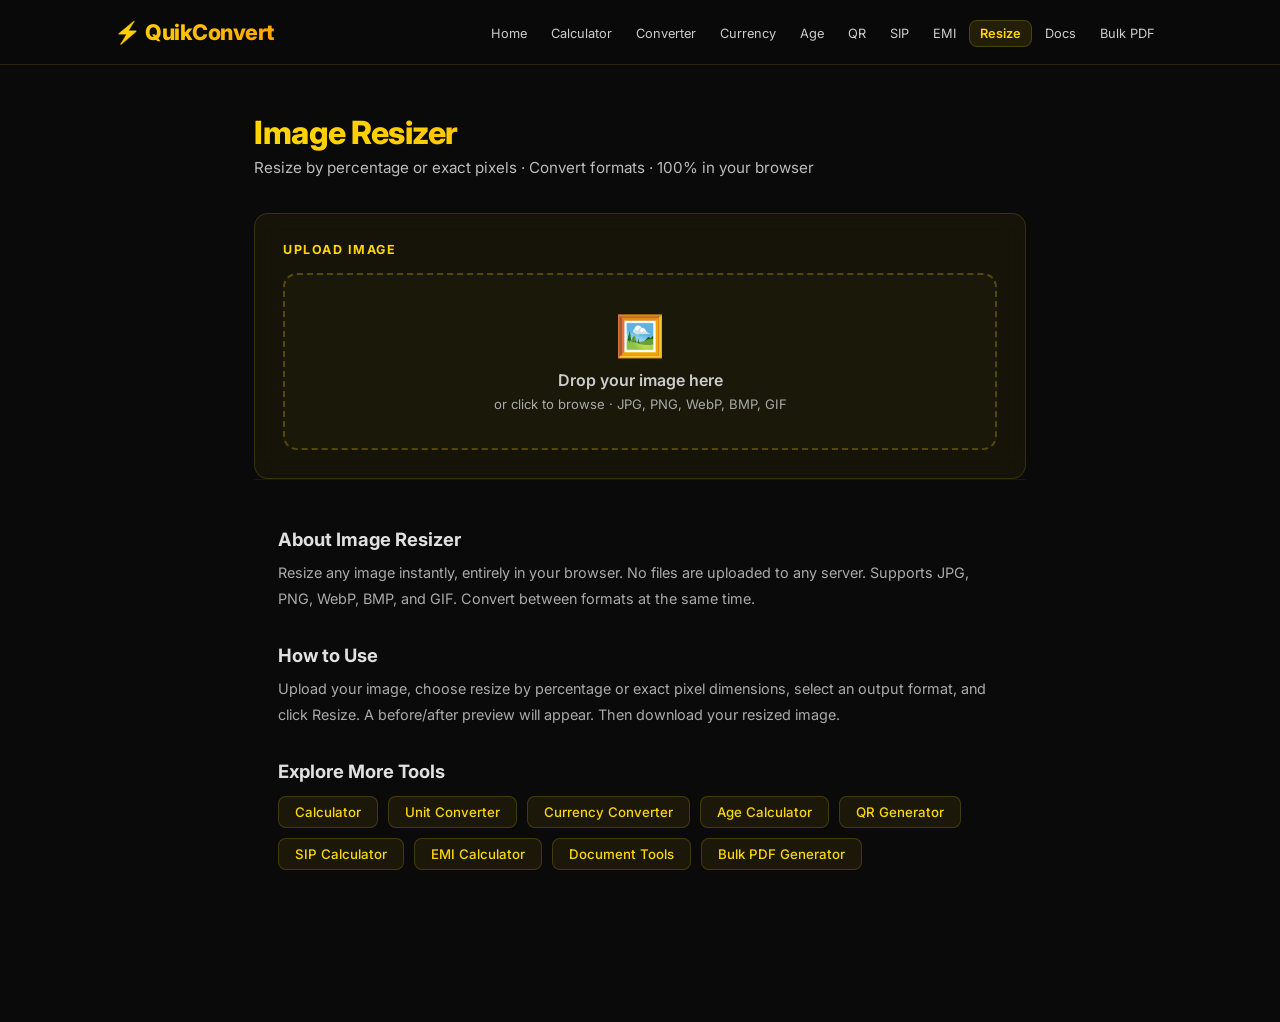
<file: resize.html>
<!DOCTYPE html>
<html lang="en">
<head>
  <meta charset="UTF-8" />
  <meta name="viewport" content="width=device-width, initial-scale=1.0" />
  <title>Image Resizer — QuikConvert</title>
  <meta name="description" content="Resize images online for free. Change dimensions or percentage, convert format (PNG, JPG, WebP). Fast, browser-based — no upload needed.">
  <link rel="preconnect" href="https://fonts.googleapis.com">
  <link rel="preconnect" href="https://fonts.gstatic.com" crossorigin>
  <link rel="preload" as="style" href="https://fonts.googleapis.com/css2?family=Inter:wght@300;400;500;600;700;800&display=swap" onload="this.onload=null;this.rel='stylesheet'">
  <noscript><link rel="stylesheet" href="https://fonts.googleapis.com/css2?family=Inter:wght@300;400;500;600;700;800&display=swap"></noscript>
  <link rel="stylesheet" href="style.css" />
  <link rel="icon" href="favicon.svg" type="image/svg+xml">
  <link rel="apple-touch-icon" href="icon-192.png">
</head>
<body>

<nav class="navbar">
  <div class="navbar-inner">
    <a href="index.html" class="logo">⚡ QuikConvert</a>
    <ul class="nav-links">
      <li><a href="index.html"      class="nav-link">Home</a></li>
      <li><a href="calculator.html" class="nav-link">Calculator</a></li>
      <li><a href="converter.html"  class="nav-link">Converter</a></li>
      <li><a href="currency.html"   class="nav-link">Currency</a></li>
      <li><a href="age.html"        class="nav-link">Age</a></li>
      <li><a href="qr.html"         class="nav-link">QR</a></li>
      <li><a href="sip.html"        class="nav-link">SIP</a></li>
      <li><a href="emi.html"        class="nav-link">EMI</a></li>
      <li><a href="resize.html"     class="nav-link active">Resize</a></li>
      <li><a href="document.html"   class="nav-link">Docs</a></li>
    <li><a href="bulkpdf.html" class="nav-link">Bulk PDF</a></li>
    </ul>
    <button class="hamburger" id="hamburger">☰</button>
  </div>
  <div class="mobile-menu" id="nav-menu">
    <a href="index.html"      class="nav-link">Home</a>
    <a href="calculator.html" class="nav-link">Calculator</a>
    <a href="converter.html"  class="nav-link">Converter</a>
    <a href="currency.html"   class="nav-link">Currency</a>
    <a href="age.html"        class="nav-link">Age</a>
    <a href="qr.html"         class="nav-link">QR</a>
    <a href="sip.html"        class="nav-link">SIP</a>
    <a href="emi.html"        class="nav-link">EMI</a>
    <a href="resize.html"     class="nav-link">Resize</a>
    <a href="document.html"   class="nav-link">Docs</a>
  </div>
</nav>

<main class="page-md">
  <h1 class="page-title">Image Resizer</h1>
  <p class="page-sub">Resize by percentage or exact pixels · Convert formats · 100% in your browser</p>

  <!-- Upload -->
  <div class="card">
    <div class="section-label">Upload Image</div>
    <div id="resize-dropzone"
      style="border:2px dashed rgba(255,215,0,0.25);border-radius:14px;padding:36px 24px;
             text-align:center;cursor:pointer;background:rgba(255,215,0,0.02);transition:all 0.2s;">
      <div style="font-size:2.5rem;margin-bottom:10px;">🖼️</div>
      <div style="font-size:1rem;font-weight:600;color:#ccc;margin-bottom:6px;">Drop your image here</div>
      <div style="font-size:0.82rem;color:#aaa;">or click to browse · JPG, PNG, WebP, BMP, GIF</div>
      <input type="file" id="resize-file-input" accept=".jpg,.jpeg,.png,.webp,.bmp,.gif" style="display:none;" />
    </div>

    <div id="resize-file-info"
      style="display:none;align-items:center;gap:10px;padding:12px 16px;
             background:rgba(255,255,255,.04);border:1px solid rgba(255,255,255,.08);border-radius:10px;margin-top:12px;">
      <span style="font-size:1.2rem;">📎</span>
      <span id="resize-file-name" style="flex:1;font-size:.88rem;color:#ddd;word-break:break-all;"></span>
      <span id="resize-orig-dims" style="font-size:.78rem;color:#888;white-space:nowrap;"></span>
      <span id="resize-file-size" style="font-size:.78rem;color:#aaa;white-space:nowrap;"></span>
      <button id="resize-file-remove" style="background:none;border:none;color:#aaa;cursor:pointer;font-size:1rem;padding:2px 6px;border-radius:4px;">✕</button>
    </div>
  </div>

  <!-- Options (shown after file select) -->
  <div class="card" id="resize-options-card" style="display:none;margin-top:16px;">
    <div class="section-label">Resize Options</div>

    <!-- Mode -->
    <div style="display:flex;gap:8px;margin-bottom:20px;flex-wrap:wrap;">
      <button class="chip active" data-mode="percent" id="resize-mode-percent">📐 By Percentage</button>
      <button class="chip"        data-mode="pixels"  id="resize-mode-pixels">📏 By Pixels</button>
    </div>

    <!-- Percentage mode -->
    <div id="resize-percent-zone">
      <div style="display:flex;gap:8px;flex-wrap:wrap;margin-bottom:14px;">
        <button class="chip" data-pct="25">25%</button>
        <button class="chip active" data-pct="50">50%</button>
        <button class="chip" data-pct="75">75%</button>
        <button class="chip" data-pct="100">100%</button>
        <button class="chip" data-pct="150">150%</button>
        <button class="chip" data-pct="200">200%</button>
      </div>
      <div style="display:flex;align-items:center;gap:10px;">
        <label style="white-space:nowrap;margin:0;font-size:.85rem;color:#888;min-width:70px;">Custom %</label>
        <input type="number" id="resize-custom-pct" placeholder="e.g. 80" min="1" max="2000"
          style="width:130px;" />
      </div>
    </div>

    <!-- Pixels mode -->
    <div id="resize-pixels-zone" style="display:none;">
      <div style="display:grid;grid-template-columns:1fr auto 1fr;gap:12px;align-items:end;margin-bottom:12px;">
        <div>
          <label for="resize-width">Width (px)</label>
          <input type="number" id="resize-width" placeholder="Width" min="1" max="8000" />
        </div>
        <div style="padding-top:22px;text-align:center;color:#aaa;font-size:1.2rem;">×</div>
        <div>
          <label for="resize-height">Height (px)</label>
          <input type="number" id="resize-height" placeholder="Height" min="1" max="8000" />
        </div>
      </div>
      <label style="display:flex;align-items:center;gap:8px;cursor:pointer;font-size:.85rem;color:#888;margin:0;">
        <input type="checkbox" id="resize-lock-ratio" checked
          style="width:auto;border-radius:4px;padding:0;height:auto;" />
        Lock aspect ratio
      </label>
    </div>

    <!-- Output format -->
    <div style="margin-top:20px;">
      <div style="font-size:.78rem;font-weight:700;letter-spacing:1.5px;text-transform:uppercase;color:#FFD700;margin-bottom:10px;">Output Format</div>
      <div style="display:flex;gap:8px;flex-wrap:wrap;" id="resize-fmt-row">
        <button class="chip active" data-fmt="same">Same as input</button>
        <button class="chip" data-fmt="image/jpeg">JPG</button>
        <button class="chip" data-fmt="image/png">PNG</button>
        <button class="chip" data-fmt="image/webp">WebP</button>
      </div>
    </div>

    <!-- JPG quality -->
    <div id="resize-jpg-quality" style="display:none;margin-top:14px;">
      <label for="resize-quality-slider">JPG Quality: <span id="resize-quality-val">85</span>%</label>
      <input type="range" id="resize-quality-slider" min="10" max="100" value="85"
        style="border:none;padding:8px 0;background:transparent;" />
    </div>

    <p class="error" id="resize-error" style="margin-top:14px;"></p>
    <button class="btn btn-gold" id="resize-btn" style="margin-top:20px;">Resize Image</button>
  </div>

  <!-- Result preview -->
  <div class="card" id="resize-preview-card" style="display:none;margin-top:16px;">
    <div class="section-label" style="color:#4ade80;margin-bottom:16px;">✅ Resize Complete</div>
    <div style="display:grid;grid-template-columns:1fr 1fr;gap:16px;margin-bottom:20px;">
      <div style="text-align:center;">
        <div style="font-size:.7rem;color:#444;margin-bottom:8px;text-transform:uppercase;letter-spacing:1px;">Original</div>
        <img id="resize-before-img"
          style="max-width:100%;max-height:200px;border-radius:8px;border:1px solid rgba(255,255,255,.08);display:inline-block;" />
        <div style="font-size:.75rem;color:#aaa;margin-top:6px;" id="resize-before-info"></div>
      </div>
      <div style="text-align:center;">
        <div style="font-size:.7rem;color:#444;margin-bottom:8px;text-transform:uppercase;letter-spacing:1px;">Resized</div>
        <img id="resize-after-img"
          style="max-width:100%;max-height:200px;border-radius:8px;border:1px solid rgba(255,215,0,.25);display:inline-block;" />
        <div style="font-size:.75rem;color:#aaa;margin-top:6px;" id="resize-after-info"></div>
      </div>
    </div>
    <a id="resize-download-link" href="#" download style="display:block;text-decoration:none;">
      <button class="btn btn-gold" style="width:100%;padding:13px 0;">⬇ Download Resized Image</button>
    </a>
    <button id="resize-another" class="btn btn-ghost" style="width:100%;margin-top:10px;">Resize Another Image</button>
  </div>
</div>

<div class="seo-section">
  <h2>About Image Resizer</h2>
  <p>Resize any image instantly, entirely in your browser. No files are uploaded to any server. Supports JPG, PNG, WebP, BMP, and GIF. Convert between formats at the same time.</p>
  <h2>How to Use</h2>
  <p>Upload your image, choose resize by percentage or exact pixel dimensions, select an output format, and click Resize. A before/after preview will appear. Then download your resized image.</p>
    <h2>Explore More Tools</h2>
  <div class="tool-links">
    <a href="calculator.html">Calculator</a>
    <a href="converter.html">Unit Converter</a>
    <a href="currency.html">Currency Converter</a>
    <a href="age.html">Age Calculator</a>
    <a href="qr.html">QR Generator</a>
    <a href="sip.html">SIP Calculator</a>
    <a href="emi.html">EMI Calculator</a>
    <a href="document.html">Document Tools</a>
    <a href="bulkpdf.html">Bulk PDF Generator</a>
  </div>
</main>

<script src="script.js"></script>
</body>
</html>
</file>
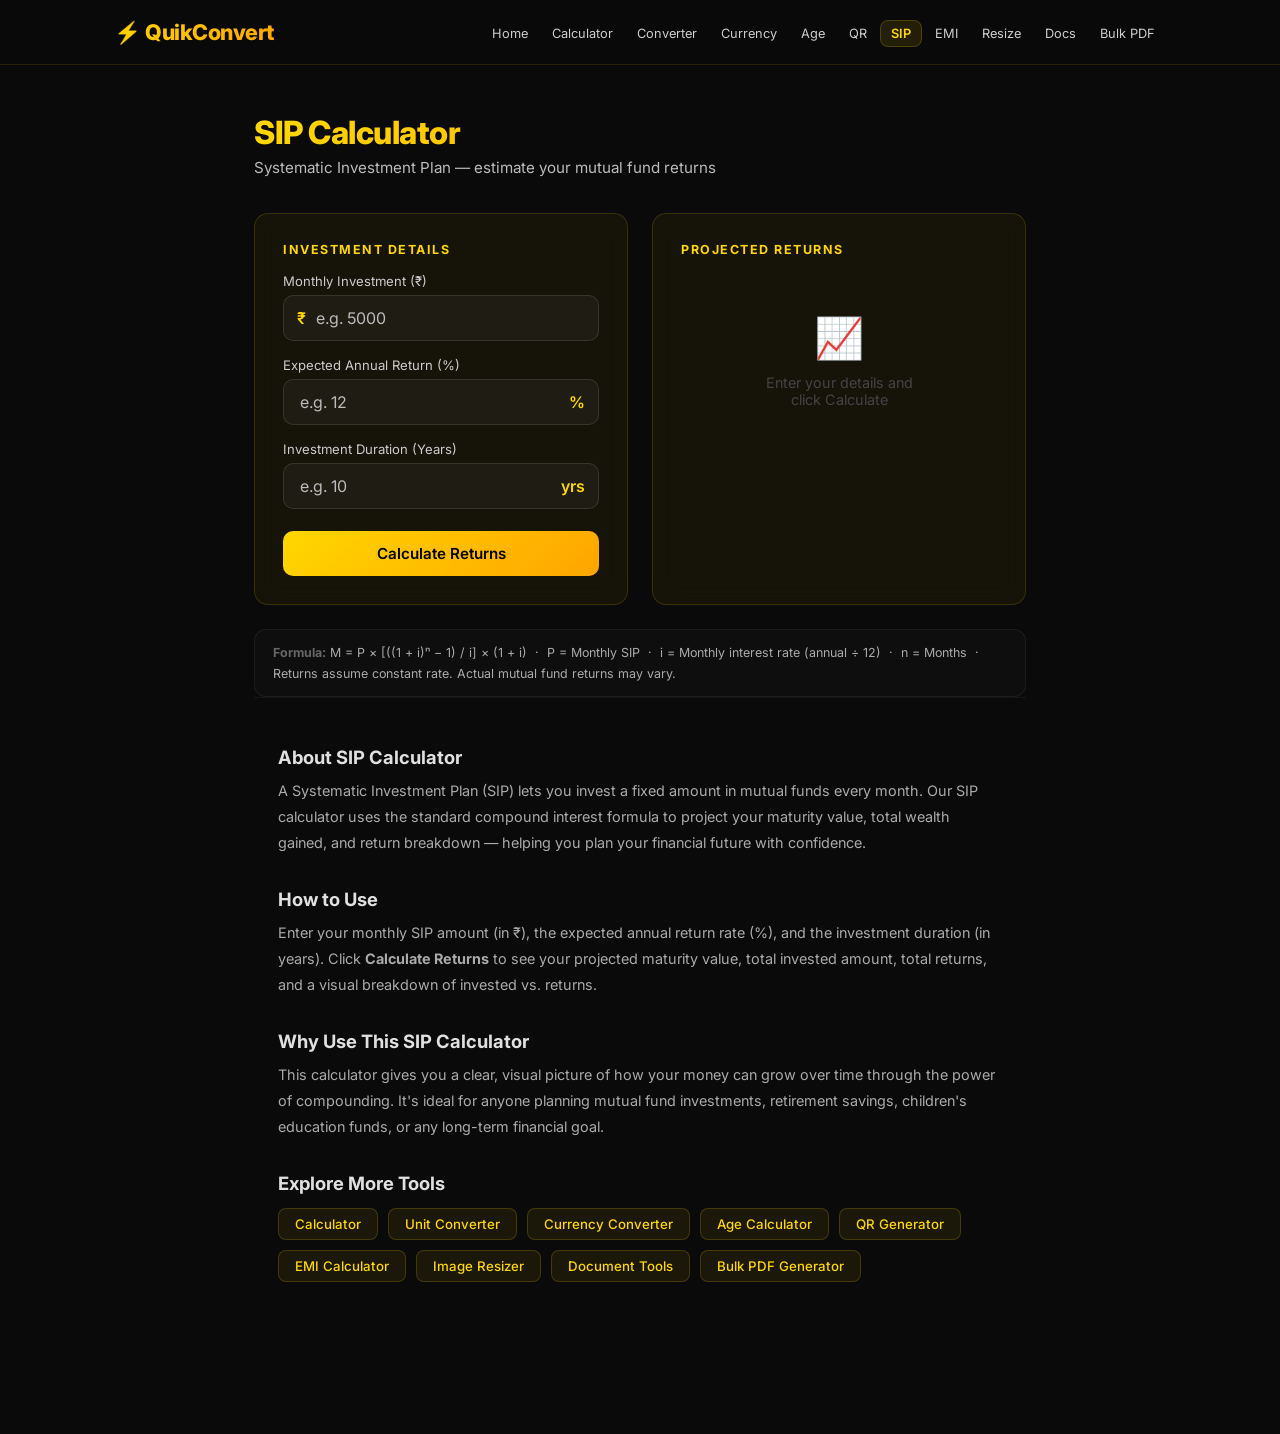
<file: sip.html>
<!DOCTYPE html>
<html lang="en">
<head>
  <meta charset="UTF-8" />
  <meta name="viewport" content="width=device-width, initial-scale=1.0" />
  <title>SIP Calculator — QuikConvert</title>
  <meta name="description" content="Calculate SIP returns and investment growth easily. Plan your mutual fund investments with our free SIP calculator. Instant maturity value estimate.">
  <link rel="preconnect" href="https://fonts.googleapis.com">
  <link rel="preconnect" href="https://fonts.gstatic.com" crossorigin>
  <link rel="preload" as="style" href="https://fonts.googleapis.com/css2?family=Inter:wght@300;400;500;600;700;800&display=swap" onload="this.onload=null;this.rel='stylesheet'">
  <noscript><link rel="stylesheet" href="https://fonts.googleapis.com/css2?family=Inter:wght@300;400;500;600;700;800&display=swap"></noscript>
  <link rel="stylesheet" href="style.css" />
  <link rel="icon" href="favicon.svg" type="image/svg+xml">
  <link rel="apple-touch-icon" href="icon-192.png">
</head>
<body>

<nav class="navbar">
  <div class="navbar-inner">
    <a href="index.html" class="logo">⚡ QuikConvert</a>
    <ul class="nav-links">
      <li><a href="index.html"      class="nav-link">Home</a></li>
      <li><a href="calculator.html" class="nav-link">Calculator</a></li>
      <li><a href="converter.html"  class="nav-link">Converter</a></li>
      <li><a href="currency.html"   class="nav-link">Currency</a></li>
      <li><a href="age.html"        class="nav-link">Age</a></li>
      <li><a href="qr.html"         class="nav-link">QR</a></li>
      <li><a href="sip.html"        class="nav-link active">SIP</a></li>
      <li><a href="emi.html"        class="nav-link">EMI</a></li>
      <li><a href="resize.html"     class="nav-link">Resize</a></li>
      <li><a href="document.html"   class="nav-link">Docs</a></li>
    <li><a href="bulkpdf.html" class="nav-link">Bulk PDF</a></li>
    </ul>
    <button class="hamburger" id="hamburger">☰</button>
  </div>
  <div class="mobile-menu" id="nav-menu">
    <a href="index.html"      class="nav-link">Home</a>
    <a href="calculator.html" class="nav-link">Calculator</a>
    <a href="converter.html"  class="nav-link">Converter</a>
    <a href="currency.html"   class="nav-link">Currency</a>
    <a href="age.html"        class="nav-link">Age</a>
    <a href="qr.html"         class="nav-link">QR</a>
    <a href="sip.html"        class="nav-link">SIP</a>
    <a href="emi.html"        class="nav-link">EMI</a>
    <a href="resize.html"     class="nav-link">Resize</a>
    <a href="document.html"   class="nav-link">Docs</a>
  </div>
</nav>

<main class="page-md">
  <h1 class="page-title">SIP Calculator</h1>
  <p class="page-sub">Systematic Investment Plan — estimate your mutual fund returns</p>

  <div class="grid-2">

    <div class="card glow">
      <div class="section-label">Investment Details</div>

      <label for="sip-monthly">Monthly Investment (₹)</label>
      <div style="position:relative;margin-bottom:16px;">
        <span class="input-prefix">₹</span>
        <input type="number" id="sip-monthly" placeholder="e.g. 5000" min="1"
               class="has-prefix" />
      </div>

      <label for="sip-rate">Expected Annual Return (%)</label>
      <div style="position:relative;margin-bottom:16px;">
        <input type="number" id="sip-rate" placeholder="e.g. 12" min="0.1" max="100" step="0.1"
               class="has-suffix" />
        <span class="input-suffix">%</span>
      </div>

      <label for="sip-years">Investment Duration (Years)</label>
      <div style="position:relative;margin-bottom:22px;">
        <input type="number" id="sip-years" placeholder="e.g. 10" min="1" max="150"
               class="has-suffix" />
        <span class="input-suffix">yrs</span>
      </div>

      <p class="error" id="sip-error"></p>
      <button class="btn btn-gold" id="sip-calc-btn">Calculate Returns</button>
    </div>

    <div class="card" id="sip-result-card">
      <div class="section-label">Projected Returns</div>

      <div id="sip-placeholder" style="text-align:center;padding:40px 20px;color:#444;">
        <div style="font-size:2.5rem;margin-bottom:12px;">📈</div>
        <div style="font-size:.9rem;">Enter your details and<br>click Calculate</div>
      </div>

      <div id="sip-result-box" style="display:none;" class="fade-in">
        <div class="result-box" style="text-align:center;margin-bottom:16px;">
          <div class="result-label">Maturity Value</div>
          <div class="result-value" id="sip-maturity"></div>
          <div class="result-sub"  id="sip-duration-note"></div>
        </div>

        <div style="display:grid;grid-template-columns:1fr 1fr;gap:10px;margin-bottom:16px;">
          <div class="sip-stat">
            <div class="sip-stat-label">Total Invested</div>
            <div class="sip-stat-val" id="sip-invested"></div>
          </div>
          <div class="sip-stat sip-returns">
            <div class="sip-stat-label">Total Returns</div>
            <div class="sip-stat-val green" id="sip-returns"></div>
          </div>
        </div>

        <div style="margin-bottom:14px;">
          <div style="display:flex;justify-content:space-between;font-size:.74rem;color:#666;margin-bottom:5px;">
            <span id="sip-bar-invested-pct">Invested (0%)</span>
            <span id="sip-bar-returns-pct" style="color:#00c853;">Returns (0%)</span>
          </div>
          <div class="sip-bar-track">
            <div class="sip-bar-invested" id="sip-bar-invested"></div>
            <div class="sip-bar-returns"  id="sip-bar-returns"></div>
          </div>
        </div>

        <div style="display:grid;grid-template-columns:1fr 1fr;gap:8px;">
          <div class="sip-mini-stat"><div class="sip-mini-label">Wealth Gain</div><div id="sip-wealth-gain"></div></div>
          <div class="sip-mini-stat"><div class="sip-mini-label">Monthly Rate</div><div id="sip-monthly-rate"></div></div>
          <div class="sip-mini-stat"><div class="sip-mini-label">Total Months</div><div id="sip-total-months"></div></div>
          <div class="sip-mini-stat"><div class="sip-mini-label">Avg Monthly Return</div><div id="sip-avg-monthly"></div></div>
        </div>
      </div>
    </div>
  </div>

  <div style="margin-top:24px;padding:12px 18px;background:rgba(255,255,255,.02);border:1px solid rgba(255,255,255,.06);border-radius:12px;font-size:.78rem;color:#aaa;line-height:1.7;">
    <strong style="color:#666;">Formula:</strong>
    M = P × [((1 + i)ⁿ − 1) / i] × (1 + i) &nbsp;·&nbsp;
    P = Monthly SIP &nbsp;·&nbsp; i = Monthly interest rate (annual ÷ 12) &nbsp;·&nbsp; n = Months &nbsp;·&nbsp;
    Returns assume constant rate. Actual mutual fund returns may vary.
  </div>
</div>

<!-- SEO CONTENT -->
<div class="seo-section">
  <h2>About SIP Calculator</h2>
  <p>A Systematic Investment Plan (SIP) lets you invest a fixed amount in mutual funds every month. Our SIP calculator uses the standard compound interest formula to project your maturity value, total wealth gained, and return breakdown — helping you plan your financial future with confidence.</p>

  <h2>How to Use</h2>
  <p>Enter your monthly SIP amount (in ₹), the expected annual return rate (%), and the investment duration (in years). Click <strong>Calculate Returns</strong> to see your projected maturity value, total invested amount, total returns, and a visual breakdown of invested vs. returns.</p>

  <h2>Why Use This SIP Calculator</h2>
  <p>This calculator gives you a clear, visual picture of how your money can grow over time through the power of compounding. It's ideal for anyone planning mutual fund investments, retirement savings, children's education funds, or any long-term financial goal.</p>

    <h2>Explore More Tools</h2>
  <div class="tool-links">
    <a href="calculator.html">Calculator</a>
    <a href="converter.html">Unit Converter</a>
    <a href="currency.html">Currency Converter</a>
    <a href="age.html">Age Calculator</a>
    <a href="qr.html">QR Generator</a>
    <a href="emi.html">EMI Calculator</a>
    <a href="resize.html">Image Resizer</a>
    <a href="document.html">Document Tools</a>
    <a href="bulkpdf.html">Bulk PDF Generator</a>
  </div>
</main>

<script src="script.js"></script>
</body>
</html>
</file>
<file: style.css>
/* ============================================================
   QuikConvert — style.css
   Dark theme, gold accents, glassmorphism
   ============================================================ */


*, *::before, *::after { box-sizing: border-box; margin: 0; padding: 0; }

:root {
  --bg:          #0a0a0a;
  --bg-2:        #111111;
  --bg-3:        #1a1a1a;
  --gold:        #FFD700;
  --gold-2:      #FFA500;
  --glass:       rgba(255,215,0,0.05);
  --glass-b:     rgba(255,215,0,0.15);
  --text:        #f0f0f0;
  --muted:       #bbb;
  --danger:      #ff4444;
  --success:     #00c853;
  --radius:      14px;
}

body {
  font-family: 'Inter', sans-serif;
  background: var(--bg);
  color: var(--text);
  min-height: 100vh;
}

/* ── Scrollbar ── */
::-webkit-scrollbar { width: 6px; }
::-webkit-scrollbar-track { background: var(--bg-2); }
::-webkit-scrollbar-thumb { background: var(--gold-2); border-radius: 3px; }

/* ── Navbar ── */
.navbar {
  position: sticky; top: 0; z-index: 100;
  background: rgba(10,10,10,0.93);
  backdrop-filter: blur(16px);
  -webkit-backdrop-filter: blur(16px);
  border-bottom: 1px solid rgba(255,215,0,0.12);
}
.navbar-inner {
  max-width: 1100px; margin: 0 auto;
  padding: 0 24px; height: 64px;
  display: flex; align-items: center; justify-content: space-between;
}
.logo {
  font-size: 1.35rem; font-weight: 800;
  background: linear-gradient(135deg,#FFD700,#FFA500);
  -webkit-background-clip: text; -webkit-text-fill-color: transparent;
  background-clip: text; text-decoration: none; letter-spacing: -0.5px;
}
.nav-links { display: flex; gap: 2px; list-style: none; }
.nav-link {
  padding: 5px 10px; border-radius: 8px; font-size: 0.8rem;
  font-weight: 400; color: #ccc; text-decoration: none;
  border: 1px solid transparent; transition: all 0.2s; white-space: nowrap;
}
.nav-link:hover { color: var(--gold); border-color: var(--glass-b); background: var(--glass); }
.nav-link.active { color: var(--gold); background: rgba(255,215,0,0.1); border-color: rgba(255,215,0,0.2); font-weight: 600; }
.hamburger {
  display: none; background: transparent; border: none;
  color: var(--gold); font-size: 1.5rem; cursor: pointer; padding: 4px;
}
.mobile-menu {
  display: none; flex-direction: column;
  background: rgba(17,17,17,0.98);
  border-top: 1px solid rgba(255,215,0,0.1);
  padding: 12px 24px 16px;
}
.mobile-menu.open { display: flex; }
.mobile-menu .nav-link {
  padding: 10px 0; border-bottom: 1px solid rgba(255,255,255,0.05);
  border-radius: 0; border-left: none; border-right: none; border-top: none;
}
@media (max-width: 940px) {
  .nav-links { display: none; }
  .hamburger { display: block; }
}

/* ── Page wrapper ── */
.page { max-width: 1100px; margin: 0 auto; padding: 48px 24px 80px; }
.page-sm { max-width: 640px; margin: 0 auto; padding: 48px 24px 80px; }
.page-md { max-width: 820px; margin: 0 auto; padding: 48px 24px 80px; }

/* ── Page heading ── */
.page-title {
  font-size: 2rem; font-weight: 800; letter-spacing: -0.5px;
  background: linear-gradient(135deg,#FFD700,#FFA500);
  -webkit-background-clip: text; -webkit-text-fill-color: transparent;
  background-clip: text; margin-bottom: 6px;
}
.page-sub { color: var(--muted); margin-bottom: 36px; font-size: 0.95rem; }

/* ── Glass card ── */
.card {
  background: var(--glass);
  border: 1px solid var(--glass-b);
  border-radius: var(--radius);
  backdrop-filter: blur(12px); -webkit-backdrop-filter: blur(12px);
  padding: 28px;
}

/* ── Section label ── */
.section-label {
  font-size: 0.78rem; font-weight: 700; letter-spacing: 1.5px;
  text-transform: uppercase; color: var(--gold); margin-bottom: 16px;
}

/* ── Inputs ── */
input, select, textarea {
  font-family: 'Inter', sans-serif;
  background: rgba(255,255,255,0.04);
  border: 1px solid rgba(255,255,255,0.1);
  border-radius: 10px; color: var(--text);
  outline: none; transition: border-color 0.2s, box-shadow 0.2s;
  width: 100%;
}
input::placeholder, textarea::placeholder { color: var(--muted); }
input:focus, select:focus, textarea:focus {
  border-color: var(--gold);
  box-shadow: 0 0 0 3px rgba(255,215,0,0.1);
}
input[type="text"], input[type="number"], input[type="date"],
textarea { padding: 12px 16px; font-size: 1rem; }
select { padding: 11px 12px; font-size: 0.9rem; cursor: pointer; }
select option { background: #1a1a1a; color: var(--text); }
textarea { resize: vertical; }
label { display: block; font-size: 0.82rem; color: #ccc; margin-bottom: 6px; }

/* ── Buttons ── */
.btn {
  cursor: pointer; border: none; border-radius: 10px;
  font-family: 'Inter', sans-serif; font-weight: 600;
  font-size: 0.95rem; transition: all 0.2s ease;
  padding: 13px 24px; display: inline-block;
}
.btn-gold {
  background: linear-gradient(135deg,#FFD700,#FFA500);
  color: #000; width: 100%;
}
.btn-gold:hover { background: linear-gradient(135deg,#FFE033,#FFB800); transform: translateY(-1px); box-shadow: 0 4px 20px rgba(255,215,0,0.3); }
.btn-gold:active { transform: translateY(0); }
.btn-gold:disabled { opacity: 0.6; cursor: not-allowed; transform: none; }
.btn-ghost {
  background: transparent; color: #ccc;
  border: 1px solid rgba(255,255,255,0.15);
}
.btn-ghost:hover { color: var(--gold); border-color: var(--glass-b); background: var(--glass); }
.btn-icon { width: 44px; height: 44px; font-size: 1.2rem; padding: 0; display: flex; align-items: center; justify-content: center; }

/* ── Feedback ── */
.error   { color: var(--danger); font-size: 0.85rem; font-weight: 500; margin-top: 8px; }
.success { color: var(--success); font-size: 0.85rem; font-weight: 500; margin-top: 8px; }

/* ── Result box ── */
.result-box {
  margin-top: 20px; padding: 18px 22px;
  background: rgba(255,215,0,0.06);
  border: 1px solid rgba(255,215,0,0.25);
  border-radius: 14px;
}
.result-label { color: #bbb; font-size: 0.8rem; margin-bottom: 4px; }
.result-value { font-size: 2rem; font-weight: 800; color: var(--gold); letter-spacing: -1px; }
.result-sub { color: #aaa; font-size: 0.82rem; margin-top: 8px; }

/* ── Divider ── */
.divider { height: 1px; background: linear-gradient(90deg,transparent,rgba(255,215,0,0.3),transparent); margin: 40px 0; }

/* ── Grid layouts ── */
.grid-2 { display: grid; grid-template-columns: repeat(auto-fit, minmax(300px, 1fr)); gap: 24px; }
.grid-3 { display: flex; flex-wrap: wrap; gap: 20px; justify-content: center; }
.grid-3 .tool-card { width: clamp(260px, 30vw, 340px); flex-shrink: 0; }
.from-to { display: grid; grid-template-columns: 1fr auto 1fr; gap: 12px; align-items: end; }
@media (max-width: 500px) {
  .from-to { grid-template-columns: 1fr; }
  .btn-icon { display: none; }
}

/* ── Animations ── */
@keyframes fadeInUp {
  from { opacity:0; transform: translateY(16px); }
  to   { opacity:1; transform: translateY(0); }
}
.fade-in { animation: fadeInUp 0.35s ease forwards; }

@keyframes pulseGlow {
  0%,100% { box-shadow: 0 0 24px rgba(255,215,0,0.1); }
  50%      { box-shadow: 0 0 40px rgba(255,215,0,0.25); }
}
.glow { animation: pulseGlow 3s ease-in-out infinite; }

/* ═══════════════════════════════════════════
   HOME PAGE
═══════════════════════════════════════════ */
.hero { text-align: center; margin-bottom: 72px; }
.badge {
  display: inline-block; padding: 5px 16px; border-radius: 100px;
  background: rgba(255,215,0,0.08); border: 1px solid rgba(255,215,0,0.2);
  font-size: 0.75rem; font-weight: 600; color: var(--gold);
  letter-spacing: 1.5px; text-transform: uppercase; margin-bottom: 24px;
}
.hero-title {
  font-size: clamp(2.5rem,6vw,4.5rem); font-weight: 800;
  line-height: 1.1; letter-spacing: -2px; margin-bottom: 20px;
}
.gold-text {
  background: linear-gradient(135deg,#FFD700,#FFA500,#FFD700);
  -webkit-background-clip: text; -webkit-text-fill-color: transparent; background-clip: text;
}
.hero-sub { font-size: clamp(1rem,2vw,1.15rem); color: var(--muted); max-width: 520px; margin: 0 auto 36px; line-height: 1.7; }
.tool-card {
  background: var(--glass); border: 1px solid var(--glass-b); border-radius: var(--radius);
  padding: 26px 22px; text-decoration: none; display: block; transition: all 0.25s;
}
.tool-card:hover {
  transform: translateY(-4px);
  border-color: rgba(255,215,0,0.4);
  box-shadow: 0 8px 32px rgba(255,215,0,0.1);
}
.tool-icon {
  width: 50px; height: 50px; border-radius: 13px;
  background: rgba(255,215,0,0.1); border: 1px solid rgba(255,215,0,0.2);
  display: flex; align-items: center; justify-content: center;
  font-size: 1.5rem; margin-bottom: 14px;
}
.tool-name { font-size: 1.05rem; font-weight: 700; color: #fff; margin-bottom: 6px; }
.tool-desc { font-size: 0.85rem; color: #aaa; line-height: 1.5; }
.tool-link { margin-top: 18px; font-size: 0.82rem; color: var(--gold); font-weight: 600; }

/* ═══════════════════════════════════════════
   CALCULATOR
═══════════════════════════════════════════ */
.calc-screen {
  background: rgba(0,0,0,0.5); border-radius: 12px;
  padding: 14px 18px; margin-bottom: 14px;
  border: 1px solid rgba(255,215,0,0.1); min-height: 88px;
}
.calc-expr { color: #999; font-size: 0.8rem; min-height: 18px; text-align: right; }
.calc-display {
  text-align: right; font-size: 2.2rem; font-weight: 700;
  color: #fff; font-variant-numeric: tabular-nums; letter-spacing: -1px;
  overflow-x: auto; white-space: nowrap; margin-top: 4px;
}
.calc-display.error-state { color: var(--danger); }
.calc-grid {
  display: grid; grid-template-columns: repeat(4, 1fr); gap: 7px;
}
.calc-btn {
  height: 44px; border-radius: 10px; font-size: 1rem;
  font-weight: 600; cursor: pointer; border: none;
  transition: all 0.15s ease; font-family: 'Inter', sans-serif;
}
.calc-btn.digit  { background: rgba(255,255,255,0.06); color: #fff; }
.calc-btn.op     { background: rgba(255,215,0,0.15); color: var(--gold); }
.calc-btn.func   { background: rgba(255,255,255,0.1); color: #ddd; }
.calc-btn.equals { background: linear-gradient(135deg,#FFD700,#FFA500); color: #000; }
.calc-btn.del    { background: rgba(255,68,68,0.15); color: #ff6666; }
.calc-btn.zero   { grid-column: span 2; text-align: left; padding-left: 20px; }
.calc-btn:hover  { opacity: 0.82; transform: scale(0.97); }
.calc-btn.pressed { transform: scale(0.93); opacity: 0.7; }

/* ═══════════════════════════════════════════
   CONVERTER — category chips
═══════════════════════════════════════════ */
.chip-row { display: flex; flex-wrap: wrap; gap: 8px; margin-bottom: 28px; }
.chip {
  padding: 5px 13px; border-radius: 100px; font-size: 0.8rem; font-weight: 500;
  cursor: pointer; border: 1px solid rgba(255,255,255,0.1);
  background: rgba(255,255,255,0.03); color: var(--muted);
  transition: all 0.2s;
}
.chip.active, .chip:hover { color: var(--gold); border-color: rgba(255,215,0,0.4); background: rgba(255,215,0,0.1); }

/* ═══════════════════════════════════════════
   CURRENCY
═══════════════════════════════════════════ */
.currency-result-main { font-size: 1.9rem; font-weight: 800; color: var(--gold); letter-spacing: -1px; margin-bottom: 6px; }
.currency-result-rate { font-size: 0.85rem; color: #bbb; margin-bottom: 4px; }
.currency-result-time { font-size: 0.75rem; color: #999; }

/* ═══════════════════════════════════════════
   AGE
═══════════════════════════════════════════ */
.age-main { font-size: 3.5rem; font-weight: 800; color: var(--gold); letter-spacing: -2px; line-height: 1; }
.age-main span { font-size: 1.2rem; font-weight: 400; color: var(--muted); letter-spacing: 0; }
.age-sub { color: var(--muted); margin-top: 8px; margin-bottom: 20px; font-size: 1rem; }
.age-stats { display: grid; grid-template-columns: repeat(3,1fr); gap: 10px; margin-bottom: 16px; }
.age-stat {
  background: rgba(255,255,255,0.04); border: 1px solid rgba(255,255,255,0.08);
  border-radius: 12px; padding: 12px 14px; text-align: center;
  font-size: 0.75rem; color: #aaa;
}
.age-stat span { display: block; font-size: 1.2rem; font-weight: 700; color: #fff; margin-bottom: 3px; }
.age-bday {
  padding: 12px 16px; border-radius: 12px; font-weight: 600;
  font-size: 0.9rem; color: var(--gold);
  background: rgba(255,215,0,0.06); border: 1px solid rgba(255,215,0,0.15);
}
.age-bday.today { background: rgba(0,200,83,0.08); border-color: rgba(0,200,83,0.25); color: var(--success); }

/* ═══════════════════════════════════════════
   QR
═══════════════════════════════════════════ */
.qr-size-row { display: flex; gap: 8px; flex-wrap: wrap; margin-bottom: 20px; }
.qr-size-btn {
  padding: 6px 13px; border-radius: 8px; font-size: 0.82rem; font-weight: 500;
  cursor: pointer; border: 1px solid rgba(255,255,255,0.1);
  background: rgba(255,255,255,0.03); color: var(--muted);
  transition: all 0.2s;
}
.qr-size-btn.active { color: var(--gold); border-color: rgba(255,215,0,0.4); background: rgba(255,215,0,0.1); }
#qr-container {
  display: none; text-align: center; margin-top: 28px;
}
#qr-wrapper {
  display: inline-block; padding: 14px; background: #fff;
  border-radius: 16px; border: 2px solid rgba(255,215,0,0.3);
  box-shadow: 0 0 40px rgba(255,215,0,0.15);
}
#qr-img { display: block; border-radius: 6px; }
.qr-actions { display: flex; gap: 12px; justify-content: center; flex-wrap: wrap; margin-top: 18px; }
.qr-actions .btn { width: auto; }
.footer-note { color: #999; font-size: 0.78rem; text-align: center; margin-top: 14px; }

/* ═══════════════════════════════════════════
   SIP CALCULATOR
═══════════════════════════════════════════ */
.input-prefix {
  position: absolute; left: 14px; top: 50%; transform: translateY(-50%);
  color: var(--gold); font-weight: 600; font-size: 1rem; pointer-events: none;
}
.input-suffix {
  position: absolute; right: 14px; top: 50%; transform: translateY(-50%);
  color: var(--gold); font-weight: 600; pointer-events: none;
}
input.has-prefix  { padding-left: 32px  !important; }
input.has-suffix  { padding-right: 42px !important; }

.sip-stat {
  padding: 14px 16px;
  background: rgba(255,255,255,0.04);
  border: 1px solid rgba(255,255,255,0.08);
  border-radius: 12px;
}
.sip-returns { background: rgba(0,200,83,0.06) !important; border-color: rgba(0,200,83,0.15) !important; }
.sip-stat-label { font-size: 0.75rem; color: #aaa; margin-bottom: 4px; }
.sip-stat-val   { font-size: 1.15rem; font-weight: 700; color: #fff; }
.sip-stat-val.green { color: #00c853; }

.sip-bar-track {
  height: 10px; border-radius: 10px;
  background: rgba(255,255,255,0.08);
  overflow: hidden; display: flex;
}
.sip-bar-invested {
  background: linear-gradient(90deg, #FFD700, #FFA500);
  transition: width 0.5s ease;
}
.sip-bar-returns {
  background: linear-gradient(90deg, #00c853, #00e676);
  transition: width 0.5s ease;
}

.sip-mini-stat {
  padding: 10px 14px;
  background: rgba(255,255,255,0.03);
  border: 1px solid rgba(255,255,255,0.06);
  border-radius: 10px;
}
.sip-mini-label { font-size: 0.72rem; color: #999; margin-bottom: 3px; }
.sip-mini-stat > div:last-child { font-size: 0.95rem; font-weight: 600; color: #ddd; }

/* ═══════════════════════════════════════════
   SEO CONTENT SECTION
═══════════════════════════════════════════ */
.seo-section {
  max-width: 820px; margin: 0 auto;
  padding: 48px 24px 72px;
  border-top: 1px solid rgba(255,255,255,0.05);
}
.seo-section h2 {
  font-size: 1.15rem; font-weight: 700; color: #e0e0e0;
  margin-top: 32px; margin-bottom: 10px;
}
.seo-section h2:first-child { margin-top: 0; }
.seo-section p {
  color: #aaa; font-size: 0.9rem; line-height: 1.8;
}
.tool-links { display: flex; flex-wrap: wrap; gap: 10px; margin-top: 14px; }
.tool-links a {
  padding: 7px 16px; border-radius: 8px; font-size: 0.83rem;
  font-weight: 500; color: var(--gold);
  background: rgba(255,215,0,0.07);
  border: 1px solid rgba(255,215,0,0.18);
  text-decoration: none; transition: all 0.2s;
}
.tool-links a:hover { background: rgba(255,215,0,0.14); }

/* ═══════════════════════════════════════════
   HOME — CTA ROW
═══════════════════════════════════════════ */
.cta-row {
  display: flex; flex-wrap: wrap; gap: 12px;
  justify-content: center; margin-bottom: 48px;
}
.cta-btn {
  padding: 11px 22px; border-radius: 10px;
  font-size: 0.88rem; font-weight: 600;
  color: var(--gold);
  background: rgba(255,215,0,0.07);
  border: 1px solid rgba(255,215,0,0.18);
  text-decoration: none; transition: all 0.22s;
}
.cta-btn:hover {
  background: rgba(255,215,0,0.15);
  border-color: rgba(255,215,0,0.4);
  transform: translateY(-2px);
  box-shadow: 0 4px 16px rgba(255,215,0,0.12);
}

/* ═══════════════════════════════════════════
   DOCUMENT CONVERTER
═══════════════════════════════════════════ */
.doc-accept-note {
  font-size: 0.78rem; color: #aaa; margin-bottom: 18px;
}
.doc-dropzone {
  border: 2px dashed rgba(255,215,0,0.25);
  border-radius: 14px;
  padding: 36px 24px;
  text-align: center;
  cursor: pointer;
  transition: all 0.22s;
  background: rgba(255,215,0,0.02);
}
.doc-dropzone:hover,
.doc-dropzone.dragover {
  border-color: rgba(255,215,0,0.55);
  background: rgba(255,215,0,0.06);
}
.doc-dropzone-sm { padding: 20px 16px; }
.doc-drop-icon  { font-size: 2.6rem; margin-bottom: 10px; }
.doc-drop-title { font-size: 1rem; font-weight: 600; color: #e0e0e0; margin-bottom: 6px; }
.doc-drop-sub   { font-size: 0.82rem; color: #aaa; }

.doc-file-info {
  display: flex; align-items: center; gap: 10px;
  padding: 12px 16px;
  background: rgba(255,255,255,0.04);
  border: 1px solid rgba(255,255,255,0.08);
  border-radius: 10px; margin-top: 10px;
}
.doc-file-icon { font-size: 1.2rem; }
.doc-file-name { flex: 1; font-size: 0.88rem; color: #f0f0f0; word-break: break-all; }
.doc-file-size { font-size: 0.78rem; color: #aaa; white-space: nowrap; }
.doc-file-remove {
  background: none; border: none; color: #888;
  cursor: pointer; font-size: 1rem; padding: 2px 6px;
  border-radius: 6px; transition: color 0.2s;
}
.doc-file-remove:hover { color: var(--danger); }

.doc-status {
  display: flex; align-items: center; gap: 12px;
  padding: 14px 18px;
  background: rgba(255,215,0,0.05);
  border: 1px solid rgba(255,215,0,0.15);
  border-radius: 10px; margin-top: 14px;
  color: #ddd; font-size: 0.88rem;
}
.doc-spinner {
  width: 18px; height: 18px; flex-shrink: 0;
  border: 2px solid rgba(255,215,0,0.2);
  border-top-color: var(--gold);
  border-radius: 50%;
  animation: spin 0.8s linear infinite;
}
@keyframes spin { to { transform: rotate(360deg); } }

.doc-result-inner {
  display: flex; align-items: center; gap: 16px;
}
.doc-result-icon { font-size: 2.2rem; }
.doc-result-name { font-size: 1rem; font-weight: 600; color: #f0f0f0; margin-bottom: 4px; }
.doc-result-sub  { font-size: 0.82rem; color: #aaa; }

.doc-formats-grid {
  display: grid;
  grid-template-columns: repeat(auto-fit, minmax(180px, 1fr));
  gap: 14px; margin-top: 28px;
}
.doc-format-card {
  padding: 18px 16px;
  background: rgba(255,255,255,0.03);
  border: 1px solid rgba(255,255,255,0.07);
  border-radius: 12px; text-align: center;
  transition: border-color 0.2s;
}
.doc-format-card:hover { border-color: rgba(255,215,0,0.25); }
.doc-format-icon { font-size: 1.8rem; margin-bottom: 8px; }
.doc-format-name { font-size: 0.9rem; font-weight: 600; color: #f0f0f0; margin-bottom: 4px; }
.doc-format-desc { font-size: 0.75rem; color: #aaa; line-height: 1.5; }

/* ── Large-number overflow prevention ──────────────────────── */
.card, .result-card, .tool-card { overflow-x: hidden; }

/* Currency / SIP / EMI result boxes — wrap at comma/space, clamp size */
#currency-result { overflow-wrap: break-word; font-size: clamp(.8rem,2vw,1.5rem) !important; line-height:1.4; }
#sip-maturity    { overflow-wrap: break-word; font-size: clamp(.9rem,2.5vw,1.8rem) !important; line-height:1.3; }
#sip-returns, #sip-avg-monthly, #sip-wealth-gain {
  overflow-wrap: break-word;
  font-size: clamp(.75rem,1.8vw,1.1rem) !important;
}

/* EMI result boxes */
#emi-monthly, #emi-principal, #emi-interest, #emi-total {
  overflow-wrap: break-word;
  word-break: break-word;
  font-size: clamp(.75rem,1.8vw,1.2rem) !important;
  line-height: 1.35;
}

/* Amortization table — prevent row overflow */
#emi-amortization-body td {
  max-width: 120px;
  overflow-wrap: break-word;
  word-break: break-word;
  font-size: .82rem;
}

/* Unit converter result */
#converter-result-value {
  overflow-wrap: break-word;
  word-break: break-word;
  font-size: clamp(.85rem,2.5vw,1.6rem) !important;
}
</file>
